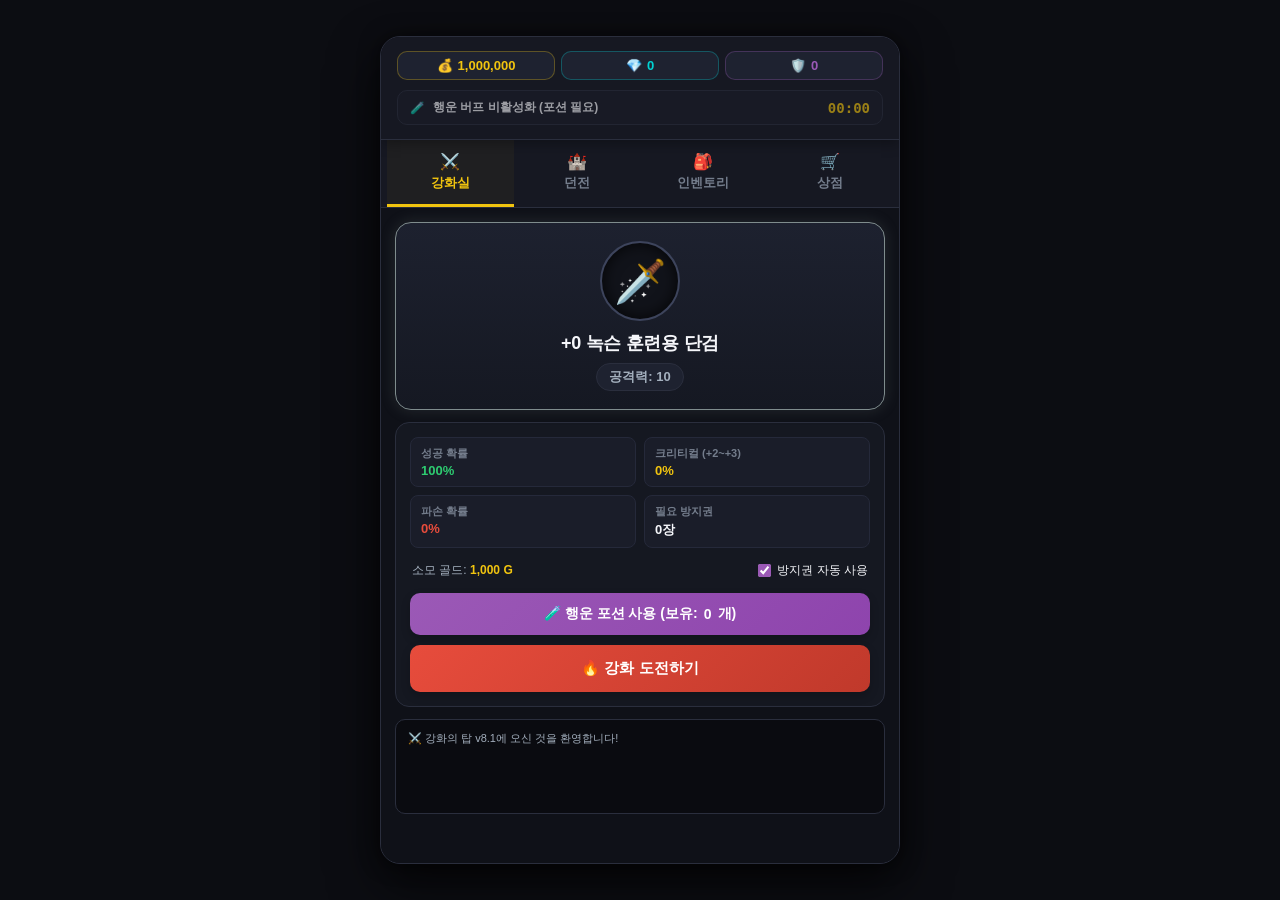
<file: game.html>
<!DOCTYPE html>
<html lang="ko">
<head>
    <meta charset="UTF-8">
    <meta name="viewport" content="width=device-width, initial-scale=1.0">
    <title>강화의 탑 (Tower of Enhancement v8.1)</title>
    <style>
        :root {
            --bg-main: #0c0d12;
            --bg-card: #151821;
            --bg-card-hover: #1c202c;
            --bg-element: #1e2230;
            --border-color: #2a2e3d;
            --border-glow: #3d445c;
            
            --gold-accent: #f1c40f;
            --gold-glow: rgba(241, 196, 15, 0.3);
            --red-accent: #e74c3c;
            --blue-accent: #3498db;
            --green-accent: #2ecc71;
            --purple-accent: #9b59b6;
            --cyan-accent: #00d2d3;
            
            --text-primary: #f5f6fa;
            --text-secondary: #a4b0be;
            --text-muted: #747d8c;
        }

        * {
            box-sizing: border-box;
            margin: 0;
            padding: 0;
            font-family: 'Pretendard', -apple-system, BlinkMacSystemFont, "Segoe UI", Roboto, sans-serif;
            user-select: none;
            -webkit-tap-highlight-color: transparent;
        }

        body {
            background-color: var(--bg-main);
            color: var(--text-primary);
            display: flex;
            justify-content: center;
            align-items: center;
            min-height: 100vh;
            padding: 12px;
        }

        #app {
            width: 100%;
            max-width: 520px;
            height: 92vh;
            max-height: 880px;
            background: #11131a;
            border-radius: 20px;
            border: 1px solid var(--border-color);
            display: flex;
            flex-direction: column;
            overflow: hidden;
            box-shadow: 0 20px 50px rgba(0, 0, 0, 0.7), 0 0 20px rgba(0, 0, 0, 0.5);
            position: relative;
        }

        /* --- HUD Header --- */
        .hud-header {
            background: #161822;
            padding: 14px 16px;
            border-bottom: 1px solid var(--border-color);
            display: flex;
            flex-direction: column;
            gap: 10px;
            box-shadow: 0 4px 12px rgba(0,0,0,0.3);
            z-index: 10;
        }

        .resource-bar {
            display: flex;
            justify-content: space-between;
            align-items: center;
            gap: 6px;
        }

        .res-badge {
            flex: 1;
            background: #1e2230;
            border: 1px solid var(--border-color);
            padding: 6px 10px;
            border-radius: 10px;
            display: flex;
            align-items: center;
            justify-content: center;
            gap: 5px;
            font-size: 13px;
            font-weight: 700;
        }

        .res-badge.gold { color: var(--gold-accent); border-color: rgba(241, 196, 15, 0.3); }
        .res-badge.frag { color: var(--cyan-accent); border-color: rgba(0, 210, 211, 0.3); }
        .res-badge.scroll { color: var(--purple-accent); border-color: rgba(155, 89, 182, 0.3); }

        .buff-status {
            background: linear-gradient(135deg, #2c1a0e, #4a2810);
            border: 1px solid var(--gold-accent);
            border-radius: 10px;
            padding: 8px 12px;
            display: flex;
            justify-content: space-between;
            align-items: center;
            box-shadow: 0 0 12px var(--gold-glow);
            transition: all 0.3s;
        }

        .buff-status.inactive {
            background: #1a1c27;
            border-color: var(--border-color);
            box-shadow: none;
            opacity: 0.6;
        }

        .buff-info {
            display: flex;
            align-items: center;
            gap: 8px;
            font-size: 12px;
            font-weight: 600;
        }

        .buff-timer {
            font-family: monospace;
            font-size: 14px;
            font-weight: 800;
            color: var(--gold-accent);
        }

        /* --- Main Nav Tabs --- */
        .nav-tabs {
            display: flex;
            background: #161822;
            border-bottom: 1px solid var(--border-color);
            padding: 0 6px;
        }

        .nav-tab-btn {
            flex: 1;
            padding: 12px 0;
            background: none;
            border: none;
            color: var(--text-muted);
            font-size: 13px;
            font-weight: 700;
            cursor: pointer;
            transition: all 0.2s;
            display: flex;
            flex-direction: column;
            align-items: center;
            gap: 3px;
            border-bottom: 3px solid transparent;
        }

        .nav-tab-btn.active {
            color: var(--gold-accent);
            border-bottom-color: var(--gold-accent);
            background: rgba(241, 196, 15, 0.04);
        }

        /* --- Main Viewport --- */
        .view-container {
            flex: 1;
            padding: 14px;
            overflow-y: auto;
            display: flex;
            flex-direction: column;
            gap: 12px;
            background: #0f1118;
        }

        .view-container::-webkit-scrollbar {
            width: 5px;
        }
        .view-container::-webkit-scrollbar-thumb {
            background: var(--border-color);
            border-radius: 4px;
        }

        .tab-page {
            display: none;
            flex-direction: column;
            gap: 12px;
            animation: fadeIn 0.25s ease-out;
        }

        .tab-page.active {
            display: flex;
        }

        @keyframes fadeIn {
            from { opacity: 0; transform: translateY(6px); }
            to { opacity: 1; transform: translateY(0); }
        }

        /* --- Weapon Stage Card --- */
        .weapon-stage-card {
            background: linear-gradient(180deg, #1d212f 0%, #151822 100%);
            border: 1px solid var(--border-glow);
            border-radius: 16px;
            padding: 18px 14px;
            text-align: center;
            position: relative;
            box-shadow: 0 8px 20px rgba(0, 0, 0, 0.4);
            display: flex;
            flex-direction: column;
            align-items: center;
            gap: 8px;
        }

        /* Tier Glow Effects */
        .tier-glow-1 { border-color: #7f8c8d; box-shadow: 0 0 15px rgba(127, 140, 141, 0.2); }
        .tier-glow-2 { border-color: #3498db; box-shadow: 0 0 20px rgba(52, 152, 219, 0.3); }
        .tier-glow-3 { border-color: #e67e22; box-shadow: 0 0 25px rgba(230, 126, 34, 0.4); }
        .tier-glow-4 { border-color: #9b59b6; box-shadow: 0 0 25px rgba(155, 89, 182, 0.4); }
        .tier-glow-5 { border-color: #f1c40f; box-shadow: 0 0 30px rgba(241, 196, 15, 0.5); }

        .weapon-avatar {
            width: 80px;
            height: 80px;
            background: #11131a;
            border-radius: 50%;
            border: 2px solid var(--border-glow);
            display: flex;
            align-items: center;
            justify-content: center;
            font-size: 42px;
            box-shadow: inset 0 0 15px rgba(0,0,0,0.8);
            position: relative;
            margin-bottom: 2px;
            animation: floatAnim 3s ease-in-out infinite;
        }

        @keyframes floatAnim {
            0%, 100% { transform: translateY(0); }
            50% { transform: translateY(-5px); }
        }

        .weapon-name {
            font-size: 18px;
            font-weight: 800;
            letter-spacing: -0.3px;
        }

        .weapon-stat-badge {
            background: #1e2230;
            padding: 4px 12px;
            border-radius: 20px;
            font-size: 13px;
            font-weight: 700;
            color: var(--text-secondary);
            border: 1px solid var(--border-color);
        }

        .pass-chip {
            background: linear-gradient(90deg, #8e44ad, #3498db);
            color: #fff;
            font-size: 11px;
            font-weight: 800;
            padding: 3px 10px;
            border-radius: 12px;
            box-shadow: 0 2px 8px rgba(142, 68, 173, 0.4);
        }

        /* --- Panel Cards --- */
        .panel-card {
            background: var(--bg-card);
            border: 1px solid var(--border-color);
            border-radius: 14px;
            padding: 14px;
            display: flex;
            flex-direction: column;
            gap: 10px;
        }

        .stat-grid {
            display: grid;
            grid-template-columns: 1fr 1fr;
            gap: 8px;
        }

        .stat-item {
            background: #1a1d29;
            padding: 8px 10px;
            border-radius: 8px;
            border: 1px solid #25293a;
            display: flex;
            flex-direction: column;
            gap: 2px;
        }

        .stat-item .lbl {
            font-size: 11px;
            color: var(--text-muted);
            font-weight: 600;
        }

        .stat-item .val {
            font-size: 13px;
            font-weight: 800;
        }

        /* --- Buttons --- */
        .btn {
            border: none;
            border-radius: 10px;
            padding: 12px 14px;
            font-size: 14px;
            font-weight: 800;
            cursor: pointer;
            transition: all 0.15s ease;
            display: flex;
            align-items: center;
            justify-content: center;
            gap: 6px;
            box-shadow: 0 4px 10px rgba(0,0,0,0.2);
        }

        .btn:active {
            transform: scale(0.98);
            opacity: 0.9;
        }

        .btn-gold { background: linear-gradient(135deg, #f1c40f, #d35400); color: #000; }
        .btn-red { background: linear-gradient(135deg, #e74c3c, #c0392b); color: #fff; }
        .btn-blue { background: linear-gradient(135deg, #3498db, #2980b9); color: #fff; }
        .btn-purple { background: linear-gradient(135deg, #9b59b6, #8e44ad); color: #fff; }
        .btn-green { background: linear-gradient(135deg, #2ecc71, #27ae60); color: #fff; }
        .btn-dark { background: #222634; color: var(--text-primary); border: 1px solid var(--border-color); }
        .btn-disabled { background: #282c39 !important; color: #5a6275 !important; cursor: not-allowed; box-shadow: none; transform: none !important; }

        /* --- Inventory Sub tabs --- */
        .sub-tab-group {
            display: flex;
            background: #1a1d28;
            padding: 4px;
            border-radius: 10px;
            border: 1px solid var(--border-color);
        }

        .sub-tab-btn {
            flex: 1;
            padding: 8px 0;
            background: none;
            border: none;
            color: var(--text-muted);
            font-size: 12px;
            font-weight: 700;
            border-radius: 8px;
            cursor: pointer;
            transition: all 0.2s;
        }

        .sub-tab-btn.active {
            background: var(--blue-accent);
            color: #fff;
        }

        .item-grid {
            display: grid;
            grid-template-columns: repeat(4, 1fr);
            gap: 8px;
            max-height: 280px;
            overflow-y: auto;
            padding-right: 4px;
        }

        .item-slot {
            background: #181b26;
            border: 1px solid var(--border-color);
            border-radius: 10px;
            padding: 8px 4px;
            display: flex;
            flex-direction: column;
            align-items: center;
            justify-content: center;
            gap: 2px;
            cursor: pointer;
            position: relative;
            transition: all 0.2s;
        }

        .item-slot:hover {
            border-color: var(--blue-accent);
            background: #202433;
        }

        .item-slot.equipped {
            border: 2px solid var(--gold-accent);
            background: #272317;
            box-shadow: inset 0 0 10px rgba(241, 196, 15, 0.2);
        }

        .item-slot .icon {
            font-size: 26px;
        }

        .item-slot .lvl-tag {
            font-size: 11px;
            font-weight: 800;
            color: var(--gold-accent);
        }

        .item-slot .eq-badge {
            position: absolute;
            top: 3px;
            right: 3px;
            background: var(--gold-accent);
            color: #000;
            font-size: 9px;
            font-weight: 900;
            padding: 1px 4px;
            border-radius: 4px;
        }

        /* --- List Row Items (Shop & Dungeon) --- */
        .list-card {
            background: var(--bg-card);
            border: 1px solid var(--border-color);
            border-radius: 12px;
            padding: 12px 14px;
            display: flex;
            justify-content: space-between;
            align-items: center;
            gap: 10px;
            transition: all 0.2s;
        }

        .list-card.locked {
            opacity: 0.5;
            filter: grayscale(0.7);
        }

        .list-info {
            display: flex;
            flex-direction: column;
            gap: 3px;
        }

        .list-title {
            font-size: 14px;
            font-weight: 800;
            display: flex;
            align-items: center;
            gap: 6px;
        }

        .list-sub {
            font-size: 11px;
            color: var(--text-secondary);
        }

        /* --- Log Window --- */
        .log-container {
            background: #0a0b10;
            border: 1px solid var(--border-color);
            border-radius: 10px;
            padding: 10px 12px;
            height: 95px;
            overflow-y: auto;
            font-size: 11px;
            line-height: 1.5;
            color: var(--text-secondary);
            display: flex;
            flex-direction: column;
            gap: 4px;
        }

        .log-container::-webkit-scrollbar { width: 4px; }
        .log-container::-webkit-scrollbar-thumb { background: #222634; border-radius: 2px; }

        .log-entry { display: flex; gap: 4px; }
        .log-success { color: var(--green-accent); }
        .log-crit { color: var(--gold-accent); font-weight: 800; }
        .log-fail { color: var(--red-accent); }

        /* Banner FX */
        .crit-banner {
            display: none;
            background: linear-gradient(90deg, #ff0055, #f1c40f);
            color: #000;
            font-weight: 900;
            text-align: center;
            padding: 8px;
            border-radius: 10px;
            font-size: 14px;
            box-shadow: 0 0 15px rgba(241, 196, 15, 0.6);
            animation: pulseGlow 0.4s infinite alternate;
        }

        @keyframes pulseGlow {
            from { transform: scale(0.98); }
            to { transform: scale(1.02); }
        }
    </style>
</head>
<body>

<div id="app">
    <!-- Top HUD Header -->
    <div class="hud-header">
        <div class="resource-bar">
            <div class="res-badge gold">💰 <span id="hud-gold">1,000,000</span></div>
            <div class="res-badge frag">💎 <span id="hud-frags">0</span></div>
            <div class="res-badge scroll">🛡️ <span id="hud-scrolls">0</span></div>
        </div>
        <div id="buff-banner" class="buff-status inactive">
            <div class="buff-info">
                <span>🧪</span>
                <span id="buff-text">행운 버프 비활성화</span>
            </div>
            <div id="buff-timer" class="buff-timer">00:00</div>
        </div>
    </div>

    <!-- Main Navigation Tabs -->
    <div class="nav-tabs">
        <button class="nav-tab-btn active" onclick="switchPage('enhance')">
            <span style="font-size:16px;">⚔️</span>
            <span>강화실</span>
        </button>
        <button class="nav-tab-btn" onclick="switchPage('dungeon')">
            <span style="font-size:16px;">🏰</span>
            <span>던전</span>
        </button>
        <button class="nav-tab-btn" onclick="switchPage('inventory')">
            <span style="font-size:16px;">🎒</span>
            <span>인벤토리</span>
        </button>
        <button class="nav-tab-btn" onclick="switchPage('shop')">
            <span style="font-size:16px;">🛒</span>
            <span>상점</span>
        </button>
    </div>

    <!-- Main Viewport -->
    <div class="view-container">

        <!-- 1. ENHANCE PAGE -->
        <div id="page-enhance" class="tab-page active">
            <div id="crit-fx" class="crit-banner">🔥 CRITICAL ENHANCEMENT!! 🔥</div>

            <div class="weapon-stage-card tier-glow-1" id="weapon-stage-box">
                <div class="weapon-avatar" id="enh-wpn-icon">🗡️</div>
                <div class="weapon-name" id="enh-wpn-title">+0 녹슨 훈련용 단검</div>
                <div class="weapon-stat-badge" id="enh-wpn-stat">공격력: 10</div>
                <div id="enh-pass-tag" class="pass-chip" style="display:none;">⚡ 진화 패스 발동 (던전 쿨타임 무시 1회)</div>
            </div>

            <div class="panel-card">
                <div class="stat-grid">
                    <div class="stat-item">
                        <span class="lbl">성공 확률</span>
                        <span class="val" id="rate-success" style="color:var(--green-accent);">100%</span>
                    </div>
                    <div class="stat-item">
                        <span class="lbl">크리티컬 (+2~+3)</span>
                        <span class="val" id="rate-crit" style="color:var(--gold-accent);">0%</span>
                    </div>
                    <div class="stat-item">
                        <span class="lbl">파손 확률</span>
                        <span class="val" id="rate-dest" style="color:var(--red-accent);">0%</span>
                    </div>
                    <div class="stat-item">
                        <span class="lbl">필요 방지권</span>
                        <span class="val" id="req-scrolls">0장</span>
                    </div>
                </div>

                <div style="display: flex; justify-content: space-between; align-items: center; padding: 4px 2px; font-size:12px;">
                    <span style="color:var(--text-secondary);">소모 골드: <strong id="req-gold" style="color:var(--gold-accent);">1,000 G</strong></span>
                    <label style="display:flex; align-items:center; gap:6px; cursor:pointer;">
                        <input type="checkbox" id="use-scroll-check" checked style="accent-color:var(--purple-accent);">
                        <span>방지권 자동 사용</span>
                    </label>
                </div>

                <button class="btn btn-purple" onclick="useLuckPotion()">
                    🧪 행운 포션 사용 (보유: <span id="quick-potion-cnt">0</span>개)
                </button>
                <button class="btn btn-red" id="btn-do-enhance" onclick="doEnhance()" style="font-size:15px; padding:14px;">
                    🔥 강화 도전하기
                </button>
            </div>

            <div class="log-container" id="enhance-log">
                <div class="log-entry">⚔️ 강화의 탑 v8.1에 오신 것을 환영합니다!</div>
            </div>
        </div>

        <!-- 2. DUNGEON PAGE -->
        <div id="page-dungeon" class="tab-page">
            <div style="font-size:11px; color:var(--text-secondary); background:#181b26; padding:8px 12px; border-radius:8px; border:1px solid var(--border-color);">
                💡 장착 중인 무기의 강화도 구간에 맞는 던전만 진입할 수 있습니다.<br>
                💡 기본 쿨타임 20초 (무기 진화 시 1회 즉시 진입 가능)
            </div>

            <div id="dungeon-list" style="display: flex; flex-direction: column; gap: 8px;">
                <!-- Dynamic dungeons -->
            </div>
        </div>

        <!-- 3. INVENTORY PAGE -->
        <div id="page-inventory" class="tab-page">
            <div class="sub-tab-group">
                <button class="sub-tab-btn active" id="subtab-wpn" onclick="switchInvTab('wpn')">⚔️ 검 / 무기 (<span id="inv-wpn-cnt">0</span>/50)</button>
                <button class="sub-tab-btn" id="subtab-box" onclick="switchInvTab('box')">📦 상자 / 소모품</button>
            </div>

            <!-- Tab 1: Weapon Tab -->
            <div id="inv-section-wpn" style="display: flex; flex-direction: column; gap: 10px;">
                <div style="display: flex; justify-content: space-between; align-items: center;">
                    <span style="font-size: 12px; color: var(--text-secondary);">보유 무기 클릭 시 즉시 장착</span>
                    <button class="btn btn-dark" style="padding: 5px 10px; font-size: 11px;" onclick="sellLowGradeWeapons()">+0~+3 무기 일괄 판매</button>
                </div>
                <div class="item-grid" id="wpn-grid">
                    <!-- Dynamic weapon grid -->
                </div>
            </div>

            <!-- Tab 2: Boxes & Consumables -->
            <div id="inv-section-box" style="display: none; flex-direction: column; gap: 10px;">
                <div class="list-card">
                    <div class="list-info">
                        <div class="list-title">🧪 행운의 성수 (포션)</div>
                        <div class="list-sub">3분간 강화성공/크리/드랍률 대폭 상승</div>
                    </div>
                    <div style="display:flex; align-items:center; gap:8px;">
                        <span id="inv-potion-cnt" style="font-weight:800; font-size:13px;">0개</span>
                        <button class="btn btn-purple" style="padding:6px 10px; font-size:12px;" onclick="useLuckPotion()">사용</button>
                    </div>
                </div>

                <div class="list-card">
                    <div class="list-info">
                        <div class="list-title">🛡️ 무기 파손 방지권</div>
                        <div class="list-sub">강화 실패 시 무기 완전 소멸 방지</div>
                    </div>
                    <span id="inv-scroll-cnt" style="font-weight:800; font-size:13px;">0장</span>
                </div>

                <div class="list-card">
                    <div class="list-info">
                        <div class="list-title">💎 무기 파편</div>
                        <div class="list-sub">파손 시 부산물로 획득 / 교환 재화</div>
                    </div>
                    <span id="inv-frag-cnt" style="font-weight:800; font-size:13px;">0개</span>
                </div>

                <div style="font-size:13px; font-weight:800; color:var(--gold-accent); margin-top:4px;">📦 보유 강화 무기 상자</div>
                <div id="box-list" style="display: flex; flex-direction: column; gap: 8px;">
                    <!-- Dynamic Box List -->
                </div>
                <button class="btn btn-green" onclick="openAllBoxes()">★ 보유 상자 전체 일괄 개봉 ★</button>
            </div>
        </div>

        <!-- 4. SHOP PAGE -->
        <div id="page-shop" class="tab-page">
            <div style="font-size:13px; font-weight:800; color:var(--gold-accent);">🧪 소모품 및 방지권</div>
            <div class="list-card">
                <div class="list-info">
                    <div class="list-title">🧪 행운의 성수 (포션)</div>
                    <div class="list-sub">3분간 행운 버프 발동</div>
                </div>
                <button class="btn btn-gold" style="padding:8px 12px; font-size:12px;" onclick="buyItem('potion')">100,000 G</button>
            </div>
            <div class="list-card">
                <div class="list-info">
                    <div class="list-title">🛡️ 파손 방지권 1장</div>
                    <div class="list-sub">무기 소멸 방지</div>
                </div>
                <button class="btn btn-gold" style="padding:8px 12px; font-size:12px;" onclick="buyItem('scroll1')">50,000 G</button>
            </div>
            <div class="list-card">
                <div class="list-info">
                    <div class="list-title">🛡️ 방지권 10장 패키지</div>
                    <div class="list-sub">10% 할인 혜택</div>
                </div>
                <button class="btn btn-gold" style="padding:8px 12px; font-size:12px;" onclick="buyItem('scroll10')">450,000 G</button>
            </div>

            <div style="font-size:13px; font-weight:800; color:var(--gold-accent); margin-top:6px;">⚔️ 무기 상점 (파손 재구매용)</div>
            <div class="list-card">
                <div class="list-info">
                    <div class="list-title">🗡️ 녹슨 훈련용 단검 (+0)</div>
                    <div class="list-sub">파손 시 빠른 재도전 기본 무기</div>
                </div>
                <button class="btn btn-gold" style="padding:8px 12px; font-size:12px;" onclick="buyItem('wpn0')">5,000 G</button>
            </div>
            <div class="list-card">
                <div class="list-info">
                    <div class="list-title">⚔️ 강철 기사 장검 (+4)</div>
                    <div class="list-sub">2구역 즉시 진입 완료형 무기</div>
                </div>
                <button class="btn btn-gold" style="padding:8px 12px; font-size:12px;" onclick="buyItem('wpn4')">150,000 G</button>
            </div>
            <div class="list-card">
                <div class="list-info">
                    <div class="list-title">🎁 랜덤 무기 상자 (1~3구역)</div>
                    <div class="list-sub">+1 ~ +9강 무기 무작위 획득</div>
                </div>
                <button class="btn btn-gold" style="padding:8px 12px; font-size:12px;" onclick="buyItem('random_box')">500,000 G</button>
            </div>

            <div style="font-size:13px; font-weight:800; color:var(--gold-accent); margin-top:6px;">💎 무기 파편 교환소</div>
            <div class="list-card">
                <div class="list-info">
                    <div class="list-title">🛡️ 무기 파손 방지권 1장</div>
                    <div class="list-sub">파편 10개 필요</div>
                </div>
                <button class="btn btn-blue" style="padding:8px 12px; font-size:12px;" onclick="exchangeFrag('scroll')">교환 (10개)</button>
            </div>
            <div class="list-card">
                <div class="list-info">
                    <div class="list-title">💰 대량 골드 주머니 (50만 G)</div>
                    <div class="list-sub">파편 50개 필요</div>
                </div>
                <button class="btn btn-blue" style="padding:8px 12px; font-size:12px;" onclick="exchangeFrag('gold')">교환 (50개)</button>
            </div>
        </div>

    </div>
</div>

<script>
    /* 데이터 및 강화 확률표 (v8.1) */
    const ENHANCE_TABLE = [
        /* +0->+1 */  { rate: 100, crit: 0,  dest: 0,  scroll: 0, cost: 1000 },
        /* +1->+2 */  { rate: 100, crit: 15, dest: 0,  scroll: 0, cost: 2000 },
        /* +2->+3 */  { rate: 95,  crit: 15, dest: 0,  scroll: 0, cost: 5000 },
        /* +3->+4 */  { rate: 90,  crit: 15, dest: 0,  scroll: 0, cost: 10000 },
        /* +4->+5 */  { rate: 85,  crit: 12, dest: 0,  scroll: 1, cost: 20000 },
        /* +5->+6 */  { rate: 75,  crit: 12, dest: 5,  scroll: 1, cost: 35000 },
        /* +6->+7 */  { rate: 65,  crit: 12, dest: 10, scroll: 2, cost: 50000 },
        /* +7->+8 */  { rate: 55,  crit: 10, dest: 15, scroll: 2, cost: 80000 },
        /* +8->+9 */  { rate: 45,  crit: 10, dest: 20, scroll: 3, cost: 120000 },
        /* +9->+10 */ { rate: 40,  crit: 10, dest: 25, scroll: 3, cost: 180000 },
        /* +10->+11 */{ rate: 35,  crit: 10, dest: 30, scroll: 5, cost: 250000 },
        /* +11->+12 */{ rate: 30,  crit: 8,  dest: 35, scroll: 5, cost: 350000 },
        /* +12->+13 */{ rate: 25,  crit: 8,  dest: 40, scroll: 8, cost: 500000 },
        /* +13->+14 */{ rate: 20,  crit: 8,  dest: 45, scroll: 10, cost: 750000 },
        /* +14->+15 */{ rate: 15,  crit: 5,  dest: 50, scroll: 15, cost: 1000000 },
        /* +15->+16 */{ rate: 12,  crit: 0,  dest: 55, scroll: 20, cost: 1500000 },
        /* +16->+17 */{ rate: 10,  crit: 0,  dest: 60, scroll: 30, cost: 2000000 },
        /* +17->+18 */{ rate: 7,   crit: 0,  dest: 65, scroll: 40, cost: 3000000 },
        /* +18->+19 */{ rate: 5,   crit: 0,  dest: 70, scroll: 60, cost: 4500000 },
        /* +19->+20 */{ rate: 3,   crit: 0,  dest: 75, scroll: 100, cost: 6000000 }
    ];

    const DUNGEON_TABLE = [
        { zone: 1, name: "1구역 (초급)", minLvl: 0, maxLvl: 3, gold: 5000, baseDrop: 15, boxRange: [1, 3] },
        { zone: 2, name: "2구역 (중급)", minLvl: 4, maxLvl: 8, gold: 25000, baseDrop: 20, boxRange: [3, 6] },
        { zone: 3, name: "3구역 (상급)", minLvl: 9, maxLvl: 12, gold: 100000, baseDrop: 25, boxRange: [6, 9] },
        { zone: 4, name: "4구역 (최상급)", minLvl: 13, maxLvl: 16, gold: 500000, baseDrop: 30, boxRange: [9, 12] },
        { zone: 5, name: "5구역 (신화)", minLvl: 17, maxLvl: 20, gold: 2500000, baseDrop: 35, boxRange: [12, 15] }
    ];

    /* 게임 상태 정보 */
    let state = {
        gold: 1000000,
        fragments: 0,
        scrolls: 0,
        potions: 0,
        buffTime: 0,
        dungeonCd: 0,
        hasPass: false,
        equippedId: null,
        weapons: [],
        boxes: { 1: 0, 2: 0, 3: 0, 4: 0, 5: 0 }
    };

    let nextWpnId = 1;

    /* 무기 정보 & 이모지 반환 */
    function getWeaponInfo(level) {
        let name = "";
        let icon = "🗡️";
        let atk = 0;
        let tier = 1;

        if (level <= 3) {
            name = (level === 0) ? "녹슨 훈련용 단검" : "훈련용 단검";
            icon = (level === 0) ? "🗡️" : "🔪";
            atk = 10 + level * 15;
            tier = 1;
        } else if (level <= 8) {
            name = "강철 기사 장검";
            icon = "⚔️";
            atk = 100 + (level - 4) * 50;
            tier = 2;
        } else if (level <= 12) {
            name = "화룡의 대검";
            icon = "🗡️🔥";
            atk = 500 + (level - 9) * 200;
            tier = 3;
        } else if (level <= 16) {
            name = "천공의 뇌신창";
            icon = "⚡🔱";
            atk = 2000 + (level - 13) * 1000;
            tier = 4;
        } else {
            name = "신화의 종말검";
            icon = "🌟⚔️✨";
            atk = 10000 + (level - 17) * 5000;
            tier = 5;
        }

        return { name: `+${level} ${name}`, rawName: name, icon, atk, tier, level };
    }

    function createWeapon(level) {
        const id = nextWpnId++;
        const wpn = { id, level };
        state.weapons.push(wpn);
        return wpn;
    }

    function initGame() {
        const startWpn = createWeapon(0);
        state.equippedId = startWpn.id;

        setInterval(tick, 1000);

        renderHUD();
        renderEnhancePage();
        renderDungeons();
        renderInventory();
    }

    function tick() {
        if (state.buffTime > 0) state.buffTime--;
        if (state.dungeonCd > 0) state.dungeonCd--;
        renderHUD();
        updateDungeonTimerUI();
    }

    function log(msg, type = '') {
        const logBox = document.getElementById('enhance-log');
        const entry = document.createElement('div');
        entry.className = `log-entry ${type}`;
        entry.innerHTML = `<span>[${new Date().toLocaleTimeString().split(' ')[0]}]</span> <span>${msg}</span>`;
        logBox.appendChild(entry);
        logBox.scrollTop = logBox.scrollHeight;
    }

    function getEquippedWeapon() {
        return state.weapons.find(w => w.id === state.equippedId) || null;
    }

    /* 화면 렌더링 */
    function renderHUD() {
        document.getElementById('hud-gold').innerText = state.gold.toLocaleString();
        document.getElementById('hud-frags').innerText = state.fragments;
        document.getElementById('hud-scrolls').innerText = state.scrolls;

        const buffBanner = document.getElementById('buff-banner');
        const buffText = document.getElementById('buff-text');
        const buffTimer = document.getElementById('buff-timer');

        if (state.buffTime > 0) {
            buffBanner.className = 'buff-status';
            buffText.innerText = '행운 버프 (성공률+5%, 크리2배, 드랍률+10%)';
            const m = String(Math.floor(state.buffTime / 60)).padStart(2, '0');
            const s = String(state.buffTime % 60).padStart(2, '0');
            buffTimer.innerText = `${m}:${s}`;
        } else {
            buffBanner.className = 'buff-status inactive';
            buffText.innerText = '행운 버프 비활성화 (포션 필요)';
            buffTimer.innerText = '00:00';
        }

        document.getElementById('quick-potion-cnt').innerText = state.potions;
        document.getElementById('inv-potion-cnt').innerText = `${state.potions}개`;
        document.getElementById('inv-scroll-cnt').innerText = `${state.scrolls}장`;
        document.getElementById('inv-frag-cnt').innerText = `${state.fragments}개`;
        document.getElementById('inv-wpn-cnt').innerText = state.weapons.length;
    }

    function renderEnhancePage() {
        const eq = getEquippedWeapon();
        const stageBox = document.getElementById('weapon-stage-box');
        const passTag = document.getElementById('enh-pass-tag');

        if (!eq) {
            document.getElementById('enh-wpn-icon').innerText = '❓';
            document.getElementById('enh-wpn-title').innerText = "장착 무기 없음";
            document.getElementById('enh-wpn-stat').innerText = "상점/인벤토리에서 무기를 장착하세요";
            passTag.style.display = 'none';
            document.getElementById('btn-do-enhance').classList.add('btn-disabled');
            stageBox.className = 'weapon-stage-card tier-glow-1';
            return;
        }

        document.getElementById('btn-do-enhance').classList.remove('btn-disabled');
        const info = getWeaponInfo(eq.level);

        document.getElementById('enh-wpn-icon').innerText = info.icon;
        document.getElementById('enh-wpn-title').innerText = info.name;
        document.getElementById('enh-wpn-stat').innerText = `공격력: ${info.atk.toLocaleString()}`;

        stageBox.className = `weapon-stage-card tier-glow-${info.tier}`;

        passTag.style.display = state.hasPass ? 'inline-block' : 'none';

        if (eq.level >= 20) {
            document.getElementById('rate-success').innerText = 'MAX';
            document.getElementById('rate-crit').innerText = 'MAX';
            document.getElementById('rate-dest').innerText = '0%';
            document.getElementById('req-scrolls').innerText = '-';
            document.getElementById('req-gold').innerText = '-';
            return;
        }

        const tData = ENHANCE_TABLE[eq.level];
        const isBuff = state.buffTime > 0;

        const succRate = Math.min(100, tData.rate + (isBuff ? 5 : 0));
        const critRate = isBuff ? (tData.crit * 2) : tData.crit;

        document.getElementById('rate-success').innerText = `${succRate}% ${isBuff ? '(+5%)' : ''}`;
        document.getElementById('rate-crit').innerText = `${critRate}% ${isBuff && critRate > 0 ? '(2배)' : ''}`;
        document.getElementById('rate-dest').innerText = `${tData.dest}%`;
        document.getElementById('req-scrolls').innerText = `${tData.scroll}장`;
        document.getElementById('req-gold').innerText = `${tData.cost.toLocaleString()} G`;
    }

    /* 강화 실행 */
    function doEnhance() {
        const eq = getEquippedWeapon();
        if (!eq) return alert("강화할 무기가 장착되어 있지 않습니다!");
        if (eq.level >= 20) return alert("최대 강화 단계(+20)에 도달했습니다!");

        const tData = ENHANCE_TABLE[eq.level];
        if (state.gold < tData.cost) return alert("골드가 부족합니다!");

        const useScroll = document.getElementById('use-scroll-check').checked;
        if (tData.scroll > 0 && useScroll && state.scrolls < tData.scroll) {
            return alert(`파손 방지권이 부족합니다! (필요: ${tData.scroll}장)`);
        }

        state.gold -= tData.cost;
        if (tData.scroll > 0 && useScroll) {
            state.scrolls -= tData.scroll;
        }

        const isBuff = state.buffTime > 0;
        const succRate = Math.min(100, tData.rate + (isBuff ? 5 : 0));
        const critRate = isBuff ? (tData.crit * 2) : tData.crit;

        const rollSucc = Math.random() * 100;
        const oldTier = getWeaponInfo(eq.level).tier;

        const critFx = document.getElementById('crit-fx');
        critFx.style.display = 'none';

        if (rollSucc <= succRate) {
            let levelUp = 1;
            let isCrit = false;

            if (eq.level < 15 && critRate > 0) {
                if (Math.random() * 100 <= critRate) {
                    isCrit = true;
                    levelUp = Math.random() < 0.7 ? 2 : 3;
                }
            }

            eq.level = Math.min(20, eq.level + levelUp);
            const newInfo = getWeaponInfo(eq.level);

            if (isCrit) {
                critFx.innerText = `🔥 CRITICAL ENHANCEMENT! (+${levelUp}단계 대폭발!) 🔥`;
                critFx.style.display = 'block';
                log(`강화 대성공(크리티컬)! ${newInfo.icon} [${newInfo.name}] 달성! (+${levelUp}단계)`, 'log-crit');
            } else {
                log(`강화 성공! ${newInfo.icon} [${newInfo.name}] 달성!`, 'log-success');
            }

            if (newInfo.tier > oldTier) {
                state.hasPass = true;
                state.dungeonCd = 0;
                log(`⚡ 무기 외형 진화! '무기 진화 패스' 활성화 (던전 쿨타임 무시 1회)`, 'log-crit');
            }

        } else {
            const rollDest = Math.random() * 100;
            if (rollDest <= tData.dest) {
                if (useScroll && tData.scroll > 0) {
                    log(`강화 실패! 하지만 파손 방지권으로 무기가 보호되었습니다.`, 'log-fail');
                } else {
                    const fragsGained = Math.floor(Math.random() * 6) + 5;
                    state.fragments += fragsGained;

                    log(`💥 무기 파손!! [${getWeaponInfo(eq.level).name}] 삭제됨. (파편 +${fragsGained}개)`, 'log-fail');

                    state.weapons = state.weapons.filter(w => w.id !== eq.id);
                    state.equippedId = state.weapons.length > 0 ? state.weapons[0].id : null;
                }
            } else {
                log(`강화 실패! (무기 단계 유지)`, 'log-fail');
            }
        }

        renderHUD();
        renderEnhancePage();
        renderInventory();
    }

    function useLuckPotion() {
        if (state.potions <= 0) return alert("행운 포션이 없습니다! 상점에서 구매하세요.");
        state.potions--;
        state.buffTime = Math.min(900, state.buffTime + 180);
        log(`🧪 행운 포션 사용! 3분간 행운 버프가 활성화됩니다.`, 'log-crit');
        renderHUD();
        renderEnhancePage();
    }

    /* 던전 로직 */
    function renderDungeons() {
        const list = document.getElementById('dungeon-list');
        list.innerHTML = '';
        const eq = getEquippedWeapon();
        const curLvl = eq ? eq.level : -1;

        DUNGEON_TABLE.forEach(d => {
            const isBuff = state.buffTime > 0;
            const dropRate = d.baseDrop + (isBuff ? 10 : 0);
            const isMatch = (curLvl >= d.minLvl && curLvl <= d.maxLvl);

            const card = document.createElement('div');
            card.className = `list-card ${isMatch ? '' : 'locked'}`;

            card.innerHTML = `
                <div class="list-info">
                    <div class="list-title">🏰 ${d.name}</div>
                    <div class="list-sub">입장 무기: +${d.minLvl} ~ +${d.maxLvl}강</div>
                    <div class="list-sub" style="color:var(--text-primary); font-weight:700;">
                        보상: ${d.gold.toLocaleString()} G | 상자 드랍: ${dropRate}%
                    </div>
                </div>
                <div>
                    <button class="btn ${isMatch ? 'btn-green' : 'btn-disabled'}" 
                            id="btn-dungeon-${d.zone}"
                            style="padding:8px 12px; font-size:12px;"
                            onclick="enterDungeon(${d.zone})">
                        ${isMatch ? '입장하기' : '미달'}
                    </button>
                </div>
            `;
            list.appendChild(card);
        });
        updateDungeonTimerUI();
    }

    function updateDungeonTimerUI() {
        DUNGEON_TABLE.forEach(d => {
            const btn = document.getElementById(`btn-dungeon-${d.zone}`);
            if (!btn) return;

            const eq = getEquippedWeapon();
            const curLvl = eq ? eq.level : -1;
            const isMatch = (curLvl >= d.minLvl && curLvl <= d.maxLvl);

            if (!isMatch) return;

            if (state.hasPass) {
                btn.innerText = "⚡ 패스입장";
                btn.className = "btn btn-purple";
            } else if (state.dungeonCd > 0) {
                btn.innerText = `쿨타임 (${state.dungeonCd}s)`;
                btn.className = "btn btn-disabled";
            } else {
                btn.innerText = "입장하기";
                btn.className = "btn btn-green";
            }
        });
    }

    function enterDungeon(zoneId) {
        const eq = getEquippedWeapon();
        if (!eq) return alert("무기를 장착해야 합니다!");

        const d = DUNGEON_TABLE.find(x => x.zone === zoneId);
        if (eq.level < d.minLvl || eq.level > d.maxLvl) {
            return alert(`현재 장착 무기(+${eq.level})로는 이 던전에 입장할 수 없습니다.`);
        }

        if (!state.hasPass && state.dungeonCd > 0) {
            return alert(`던전 쿨타임 중입니다. (${state.dungeonCd}초 남음)`);
        }

        if (state.hasPass) {
            state.hasPass = false;
            log(`⚡ 진화 패스로 쿨타임 없이 던전에 즉시 입장했습니다!`, 'log-crit');
        } else {
            state.dungeonCd = 20;
        }

        state.gold += d.gold;
        const isBuff = state.buffTime > 0;
        const dropRate = d.baseDrop + (isBuff ? 10 : 0);

        let msg = `${d.name} 공략 클리어! +${d.gold.toLocaleString()} Gold`;

        if (Math.random() * 100 <= dropRate) {
            state.boxes[zoneId] = (state.boxes[zoneId] || 0) + 1;
            msg += ` 📦 [${zoneId}구역 상자] 드랍!`;
        }

        log(msg, 'log-success');
        renderHUD();
        renderEnhancePage();
        renderDungeons();
        renderInventory();
    }

    /* 인벤토리 로직 */
    function switchInvTab(tab) {
        document.getElementById('subtab-wpn').classList.toggle('active', tab === 'wpn');
        document.getElementById('subtab-box').classList.toggle('active', tab === 'box');
        document.getElementById('inv-section-wpn').style.display = (tab === 'wpn') ? 'flex' : 'none';
        document.getElementById('inv-section-box').style.display = (tab === 'box') ? 'flex' : 'none';
    }

    function renderInventory() {
        const grid = document.getElementById('wpn-grid');
        grid.innerHTML = '';

        state.weapons.sort((a,b) => b.level - a.level);

        state.weapons.forEach(w => {
            const info = getWeaponInfo(w.level);
            const isEq = (w.id === state.equippedId);

            const item = document.createElement('div');
            item.className = `item-slot ${isEq ? 'equipped' : ''}`;
            item.onclick = () => {
                state.equippedId = w.id;
                renderHUD();
                renderEnhancePage();
                renderDungeons();
                renderInventory();
            };

            item.innerHTML = `
                ${isEq ? '<div class="eq-badge">장착</div>' : ''}
                <div class="icon">${info.icon}</div>
                <div class="lvl-tag">+${w.level}</div>
            `;
            grid.appendChild(item);
        });

        const boxList = document.getElementById('box-list');
        boxList.innerHTML = '';

        DUNGEON_TABLE.forEach(d => {
            const cnt = state.boxes[d.zone] || 0;
            const div = document.createElement('div');
            div.className = 'list-card';
            div.innerHTML = `
                <div class="list-info">
                    <div class="list-title">📦 ${d.zone}구역 강화 상자 (+${d.boxRange[0]}~+${d.boxRange[1]}강)</div>
                    <div class="list-sub">보유 수량: ${cnt}개</div>
                </div>
                <button class="btn btn-gold" style="padding:6px 10px; font-size:12px;" onclick="openBox(${d.zone})">1개 개봉</button>
            `;
            boxList.appendChild(div);
        });
    }

    function openBox(zoneId) {
        if ((state.boxes[zoneId] || 0) <= 0) return alert("해당 상자가 없습니다!");
        if (state.weapons.length >= 50) return alert("무기 인벤토리가 가득 찼습니다 (최대 50개).");

        state.boxes[zoneId]--;
        const d = DUNGEON_TABLE.find(x => x.zone === zoneId);

        let minL = d.boxRange[0];
        let maxL = d.boxRange[1];
        let rolledLvl = Math.floor(Math.random() * (maxL - minL + 1)) + minL;
        if (state.buffTime > 0 && Math.random() < 0.4) {
            rolledLvl = Math.min(maxL, rolledLvl + 1);
        }

        const newWpn = createWeapon(rolledLvl);
        const info = getWeaponInfo(newWpn.level);
        log(`📦 ${zoneId}구역 상자 개봉 ➔ ${info.icon} [${info.name}] 획득!`, 'log-crit');

        renderHUD();
        renderInventory();
    }

    function openAllBoxes() {
        let openedCount = 0;
        DUNGEON_TABLE.forEach(d => {
            while ((state.boxes[d.zone] || 0) > 0) {
                if (state.weapons.length >= 50) break;
                state.boxes[d.zone]--;

                let minL = d.boxRange[0];
                let maxL = d.boxRange[1];
                let rolledLvl = Math.floor(Math.random() * (maxL - minL + 1)) + minL;
                if (state.buffTime > 0 && Math.random() < 0.4) {
                    rolledLvl = Math.min(maxL, rolledLvl + 1);
                }
                createWeapon(rolledLvl);
                openedCount++;
            }
        });

        if (openedCount > 0) {
            log(`📦 상자 전체 일괄 개봉 완료! (${openedCount}개 개봉)`, 'log-crit');
        } else {
            alert("개봉할 상자가 없거나 인벤토리가 가득 찼습니다.");
        }

        renderHUD();
        renderInventory();
    }

    function sellLowGradeWeapons() {
        const toSell = state.weapons.filter(w => w.level <= 3 && w.id !== state.equippedId);
        if (toSell.length === 0) return alert("판매할 저강화(+0~+3) 미장착 무기가 없습니다.");

        const goldEarned = toSell.length * 3000;
        state.gold += goldEarned;
        state.weapons = state.weapons.filter(w => !toSell.includes(w));

        log(`💰 저강화 무기 ${toSell.length}개 일괄 판매 (+${goldEarned.toLocaleString()} G)`, 'log-success');
        renderHUD();
        renderInventory();
    }

    /* 상점 로직 */
    function buyItem(itemKey) {
        if (itemKey === 'potion') {
            if (state.gold < 100000) return alert("골드가 부족합니다.");
            state.gold -= 100000;
            state.potions++;
            log("🛒 행운의 성수(포션) 구매 완료!", "log-success");
        } else if (itemKey === 'scroll1') {
            if (state.gold < 50000) return alert("골드가 부족합니다.");
            state.gold -= 50000;
            state.scrolls += 1;
            log("🛒 파손 방지권 1장 구매 완료!", "log-success");
        } else if (itemKey === 'scroll10') {
            if (state.gold < 450000) return alert("골드가 부족합니다.");
            state.gold -= 450000;
            state.scrolls += 10;
            log("🛒 파손 방지권 10장 패키지 구매 완료!", "log-success");
        } else if (itemKey === 'wpn0') {
            if (state.gold < 5000) return alert("골드가 부족합니다.");
            if (state.weapons.length >= 50) return alert("인벤토리가 가득 찼습니다.");
            state.gold -= 5000;
            const w = createWeapon(0);
            if (!state.equippedId) state.equippedId = w.id;
            log("🛒 녹슨 훈련용 단검(+0) 구매 완료!", "log-success");
        } else if (itemKey === 'wpn4') {
            if (state.gold < 150000) return alert("골드가 부족합니다.");
            if (state.weapons.length >= 50) return alert("인벤토리가 가득 찼습니다.");
            state.gold -= 150000;
            const w = createWeapon(4);
            if (!state.equippedId) state.equippedId = w.id;
            log("🛒 강철 기사 장검(+4) 구매 완료!", "log-success");
        } else if (itemKey === 'random_box') {
            if (state.gold < 500000) return alert("골드가 부족합니다.");
            if (state.weapons.length >= 50) return alert("인벤토리가 가득 찼습니다.");
            state.gold -= 500000;
            const lvl = Math.floor(Math.random() * 9) + 1;
            const w = createWeapon(lvl);
            if (!state.equippedId) state.equippedId = w.id;
            const info = getWeaponInfo(w.level);
            log(`🛒 랜덤 무기 상자 ➔ ${info.icon} [${info.name}] 획득!`, "log-crit");
        }

        renderHUD();
        renderEnhancePage();
        renderInventory();
    }

    function exchangeFrag(type) {
        if (type === 'scroll') {
            if (state.fragments < 10) return alert("무기 파편이 부족합니다 (10개 필요).");
            state.fragments -= 10;
            state.scrolls += 1;
            log("💎 무기 파편 10개 ➔ 파손 방지권 1장 교환 완료!", "log-success");
        } else if (type === 'gold') {
            if (state.fragments < 50) return alert("무기 파편이 부족합니다 (50개 필요).");
            state.fragments -= 50;
            state.gold += 500000;
            log("💎 무기 파편 50개 ➔ 500,000 Gold 교환 완료!", "log-success");
        }
        renderHUD();
        renderInventory();
    }

    /* 탭 전환 */
    function switchPage(pageId) {
        document.querySelectorAll('.nav-tab-btn').forEach(btn => btn.classList.remove('active'));
        document.querySelectorAll('.tab-page').forEach(page => page.classList.remove('active'));

        event.currentTarget.classList.add('active');
        document.getElementById(`page-${pageId}`).classList.add('active');

        renderHUD();
        renderEnhancePage();
        renderDungeons();
        renderInventory();
    }

    /* 게임 시작 */
    initGame();
</script>
</body>
</html>
</file>
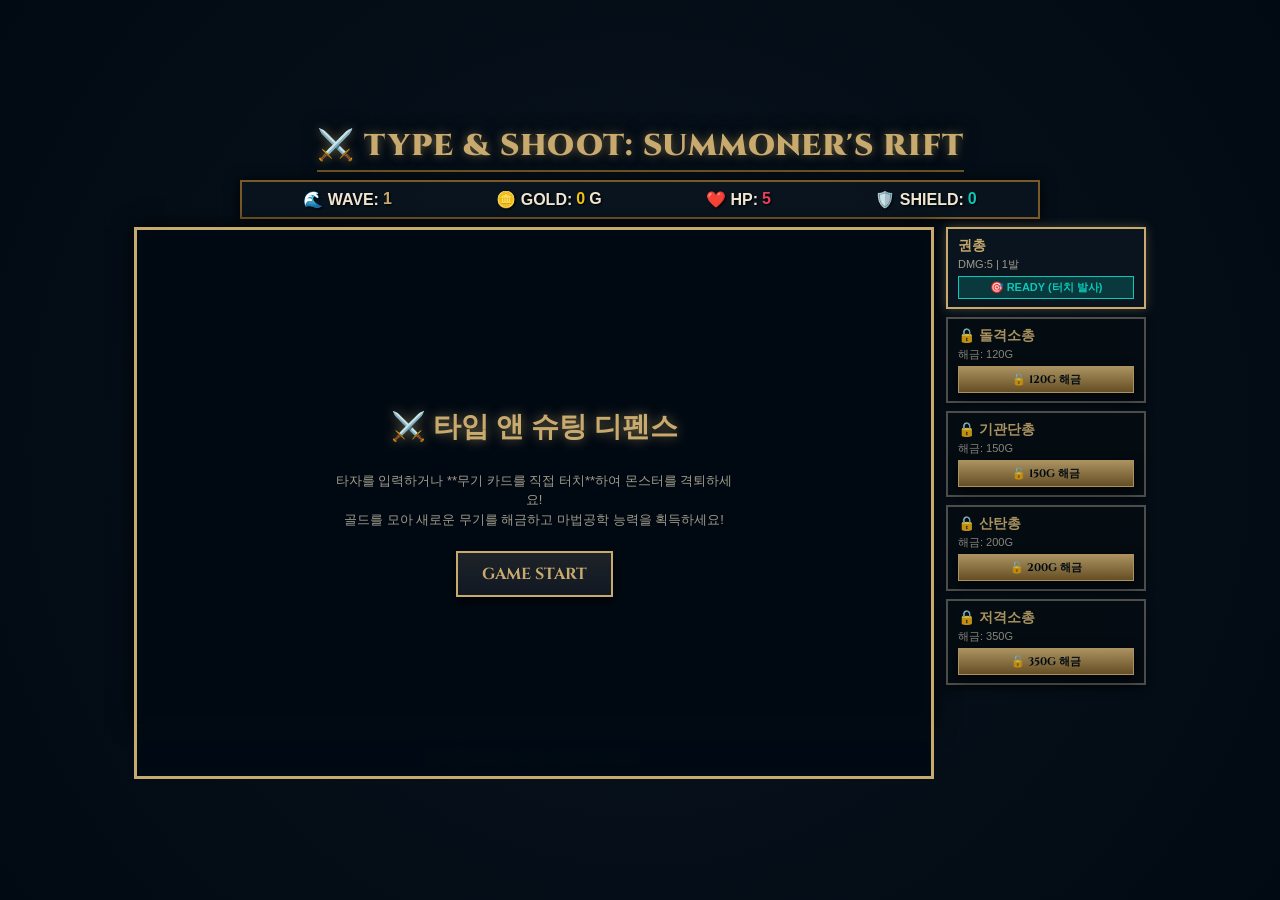
<file: gun_game.html>
<!DOCTYPE html>
<html lang="ko">
<head>
    <meta charset="UTF-8">
    <meta name="viewport" content="width=device-width, initial-scale=1.0, maximum-scale=1.0, user-scalable=no">
    <title>타입 앤 슈팅 디펜스 - 소환사의 협곡</title>
    <style>
        @import url('https://fonts.googleapis.com/css2?family=Cinzel:wght@700;900&display=swap');

        :root {
            --lol-bg: #010a13;
            --lol-panel-bg: rgba(9, 20, 30, 0.9);
            --lol-gold: #c8aa6e;
            --lol-gold-light: #f0e6d2;
            --lol-gold-dark: #785a28;
            --lol-blue: #0ac8b9;
            --lol-red: #e84057;
            --lol-border: #c8aa6e;
            --lol-card-bg: #09141e;
        }

        * { 
            box-sizing: border-box;
            user-select: none;
            -webkit-user-select: none;
            -moz-user-select: none;
            -ms-user-select: none;
            touch-action: manipulation; /* 모바일 터치 연타 시 줌인 방지 */
        }

        body {
            margin: 0;
            padding: 10px;
            background-color: var(--lol-bg);
            color: var(--lol-gold-light);
            font-family: 'Malgun Gothic', 'Pretendard', sans-serif;
            display: flex;
            flex-direction: column;
            align-items: center;
            min-height: 100vh;
            justify-content: center;
            overflow-x: hidden;
            background-image: radial-gradient(circle at center, #0a141e 0%, #010a13 100%);
        }

        h1 {
            margin: 4px 0 8px 0;
            font-family: 'Cinzel', 'Malgun Gothic', serif;
            font-size: clamp(20px, 4vw, 30px);
            font-weight: 900;
            letter-spacing: 1px;
            color: var(--lol-gold);
            text-transform: uppercase;
            text-shadow: 0 0 10px rgba(200, 170, 110, 0.5), 0 0 20px rgba(0,0,0,0.8);
            border-bottom: 2px solid var(--lol-gold-dark);
            padding-bottom: 4px;
            text-align: center;
        }

        /* 🔔 알림 바 */
        #ui-notice {
            position: fixed;
            top: 10px;
            left: 50%;
            transform: translateX(-50%);
            background: rgba(232, 64, 87, 0.95);
            color: #fff;
            padding: 8px 16px;
            font-size: 14px;
            font-weight: bold;
            border: 2px solid var(--lol-gold);
            border-radius: 4px;
            box-shadow: 0 0 15px rgba(0,0,0,0.8);
            z-index: 1000;
            display: none;
            text-align: center;
            width: 90%;
            max-width: 400px;
        }

        .hud {
            display: flex;
            justify-content: space-around;
            align-items: center;
            width: 100%;
            max-width: 800px;
            margin-bottom: 8px;
            font-size: clamp(12px, 3vw, 16px);
            font-weight: 700;
            background: var(--lol-panel-bg);
            padding: 8px 12px;
            border: 2px solid var(--lol-gold-dark);
            box-shadow: 0 0 15px rgba(0,0,0,0.8);
            flex-wrap: wrap;
            gap: 6px;
        }

        .hud-item {
            display: flex;
            align-items: center;
            gap: 4px;
            color: var(--lol-gold-light);
            text-shadow: 1px 1px 2px #000;
        }

        .main-layout {
            display: flex;
            gap: 12px;
            align-items: flex-start;
            position: relative;
            width: 100%;
            max-width: 1020px;
            justify-content: center;
        }

        .gun-list {
            display: flex;
            flex-direction: column;
            gap: 8px;
            width: 200px;
            z-index: 101;
            flex-shrink: 0;
        }

        .gun-card {
            background: var(--lol-card-bg);
            padding: 8px 10px;
            border: 2px solid var(--lol-gold-dark);
            box-shadow: 0 4px 8px rgba(0,0,0,0.6);
            transition: all 0.15s ease;
            position: relative;
            cursor: pointer;
            -webkit-tap-highlight-color: transparent;
        }

        .gun-card:active {
            transform: scale(0.97);
        }

        .gun-card.ready {
            border-color: var(--lol-gold);
            box-shadow: 0 0 10px rgba(200, 170, 110, 0.3);
        }

        .gun-card.cooldown {
            opacity: 0.6;
            border-color: var(--lol-red);
        }

        .gun-card.locked {
            opacity: 0.85;
            border-color: #5b5a56;
            background: #050c12;
        }

        .gun-name {
            font-size: 14px;
            font-weight: bold;
            color: var(--lol-gold);
            display: flex;
            justify-content: space-between;
        }

        .gun-stats {
            font-size: 11px;
            color: #a09b8c;
            margin-top: 2px;
        }

        .cd-badge {
            margin-top: 4px;
            padding: 3px 6px;
            font-size: 11px;
            font-weight: 700;
            text-align: center;
            border: 1px solid var(--lol-gold-dark);
        }

        .ready-bg { background: rgba(10, 200, 185, 0.2); color: var(--lol-blue); border-color: var(--lol-blue); }
        .cd-bg { background: rgba(232, 64, 87, 0.2); color: var(--lol-red); border-color: var(--lol-red); }

        .unlock-btn {
            margin-top: 4px;
            padding: 5px 6px;
            font-size: 11px;
            font-weight: bold;
            background: linear-gradient(to bottom, #c8aa6e, #785a28);
            color: #010a13;
            border: 1px solid var(--lol-gold);
            cursor: pointer;
            width: 100%;
        }

        #game-container {
            position: relative;
            display: flex;
            flex-direction: column;
            align-items: center;
            width: 100%;
            max-width: 800px;
        }

        canvas {
            background-color: #050c12;
            border: 3px solid var(--lol-gold-dark);
            box-shadow: 0 0 20px rgba(0, 0, 0, 0.9);
            width: 100%;
            height: auto;
            aspect-ratio: 8 / 5;
            max-width: 800px;
        }

        #game-input {
            width: 100%;
            height: 44px;
            background: rgba(1, 10, 19, 0.95);
            color: #f0e6d2;
            font-size: 16px;
            font-weight: bold;
            text-align: center;
            border: 2px solid var(--lol-gold-dark);
            margin-top: 8px;
            outline: none;
            font-family: 'Malgun Gothic', sans-serif;
        }

        #game-input:focus {
            border-color: var(--lol-gold);
            box-shadow: 0 0 10px rgba(200, 170, 110, 0.4);
        }

        #game-input::placeholder { color: #5b5a56; font-size: 13px; }

        .modal-overlay {
            position: absolute;
            top: 0; left: 0; width: 100%; height: 100%;
            background: rgba(1, 10, 19, 0.95);
            backdrop-filter: blur(6px);
            display: none;
            flex-direction: column;
            justify-content: center;
            align-items: center;
            z-index: 100;
            border: 3px solid var(--lol-gold);
            padding: 15px;
            overflow-y: auto;
        }

        .modal-title {
            font-family: 'Cinzel', 'Malgun Gothic', serif;
            font-size: clamp(20px, 5vw, 28px);
            font-weight: 900;
            color: var(--lol-gold);
            margin-bottom: 12px;
            text-shadow: 0 0 12px rgba(200, 170, 110, 0.6);
            text-align: center;
        }

        .perk-container {
            display: flex;
            gap: 10px;
            margin-top: 8px;
            width: 100%;
            justify-content: center;
            flex-wrap: wrap;
        }

        .perk-card {
            background: #09141e;
            border: 2px solid var(--lol-gold-dark);
            width: 100%;
            max-width: 220px;
            padding: 12px;
            text-align: center;
            cursor: pointer;
            transition: all 0.2s ease;
            box-shadow: 0 4px 10px rgba(0,0,0,0.6);
            display: flex;
            flex-direction: column;
            align-items: center;
        }

        .perk-rank-badge {
            font-size: 10px;
            font-weight: 900;
            padding: 2px 6px;
            border-radius: 8px;
            margin-bottom: 6px;
            text-transform: uppercase;
        }

        .perk-icon { font-size: 32px; margin-bottom: 4px; }
        .perk-name { font-size: 14px; font-weight: bold; color: var(--lol-gold-light); margin-bottom: 4px; }
        .perk-desc { font-size: 11px; color: #a09b8c; line-height: 1.3; }

        button {
            padding: 10px 24px;
            font-size: 16px;
            font-weight: bold;
            font-family: 'Cinzel', 'Malgun Gothic', serif;
            background: linear-gradient(to bottom, #1e2328, #111823);
            color: var(--lol-gold);
            border: 2px solid var(--lol-gold);
            cursor: pointer;
            margin-top: 12px;
            box-shadow: 0 4px 12px rgba(0,0,0,0.8);
            text-transform: uppercase;
        }

        /* 📱 모바일 반응형 화면 설정 (768px 이하) */
        @media (max-width: 768px) {
            body { padding: 5px; }
            .main-layout {
                flex-direction: column;
                align-items: center;
            }
            .gun-list {
                width: 100%;
                flex-direction: row;
                flex-wrap: wrap;
                justify-content: center;
            }
            .gun-card {
                flex: 1 1 calc(50% - 10px);
                max-width: 180px;
            }
            #game-input {
                font-size: 14px;
                height: 40px;
            }
            .perk-container {
                flex-direction: column;
                align-items: center;
            }
            .perk-card {
                max-width: 280px;
            }
        }
    </style>
</head>
<body>

    <!-- 🔔 상단 알림 바 -->
    <div id="ui-notice"></div>

    <h1>⚔️ TYPE & SHOOT: SUMMONER'S RIFT</h1>
    
    <div class="hud">
        <div class="hud-item">🌊 WAVE: <span id="waveDisplay" style="color:var(--lol-gold);">1</span></div>
        <div class="hud-item">🪙 GOLD: <span id="goldDisplay" style="color:#f1c40f;">0</span> G</div>
        <div class="hud-item">❤️ HP: <span id="livesDisplay" style="color:var(--lol-red);">5</span></div>
        <div class="hud-item">🛡️ SHIELD: <span id="shieldDisplay" style="color:var(--lol-blue);">0</span></div>
    </div>

    <div class="main-layout">
        <div id="game-container">
            <canvas id="gameCanvas" width="800" height="500"></canvas>
            <input type="text" id="game-input" placeholder="총 이름 타이핑 / 또는 아래 무기 터치!" autocomplete="off">
            
            <!-- 🚀 게임 시작 화면 -->
            <div id="start-screen" class="modal-overlay" style="display: flex;">
                <div class="modal-title">⚔️ 타입 앤 슈팅 디펜스</div>
                <p style="font-size: 13px; color: #a09b8c; text-align: center; max-width: 400px; line-height: 1.5; margin-bottom: 10px;">
                    타자를 입력하거나 **무기 카드를 직접 터치**하여 몬스터를 격퇴하세요!<br>
                    골드를 모아 새로운 무기를 해금하고 마법공학 능력을 획득하세요!
                </p>
                <button onclick="startGame()">GAME START</button>
            </div>

            <!-- ⚡ 버프 선택 화면 -->
            <div id="perk-modal" class="modal-overlay">
                <div class="modal-title">⚡ VICTORY! 능력 선택</div>
                <p style="color: #0ac8b9; font-size: 13px; margin-top: -5px; margin-bottom: 8px;">
                    💡 원하는 능력을 터치하여 장착하세요!
                </p>
                <div class="perk-container" id="perk-cards-container"></div>
            </div>

            <!-- ☠️ 게임 오버 화면 -->
            <div id="game-over" class="modal-overlay">
                <h2 style="font-size:32px; color:var(--lol-red); margin-bottom:10px; font-family:'Cinzel';">DEFEAT</h2>
                <p style="font-size:16px; margin:4px 0;">최종 도달 웨이브: <span id="final-wave" style="color:var(--lol-gold);">1</span></p>
                <p style="font-size:16px; margin:4px 0;">최종 획득 골드: <span id="final-score" style="color:#f1c40f;">0</span> G</p>
                <button onclick="resetGame()">다시 도전하기</button>
            </div>
        </div>

        <!-- 🔫 무기 선택/발사 패널 -->
        <div class="gun-list" id="gunListContainer"></div>
    </div>

    <script>
        const canvas = document.getElementById('gameCanvas');
        const ctx = canvas.getContext('2d');
        const gameInput = document.getElementById('game-input');
        const goldDisplay = document.getElementById('goldDisplay');
        const livesDisplay = document.getElementById('livesDisplay');
        const shieldDisplay = document.getElementById('shieldDisplay');
        const waveDisplay = document.getElementById('waveDisplay');
        const startScreen = document.getElementById('start-screen');
        const gameOverScreen = document.getElementById('game-over');
        const perkModal = document.getElementById('perk-modal');
        const perkCardsContainer = document.getElementById('perk-cards-container');
        const finalScore = document.getElementById('final-score');
        const finalWave = document.getElementById('final-wave');
        const gunListContainer = document.getElementById('gunListContainer');
        const uiNotice = document.getElementById('ui-notice');

        let noticeTimer = null;
        function showNotice(msg, bg = 'rgba(232, 64, 87, 0.95)') {
            uiNotice.innerText = msg;
            uiNotice.style.background = bg;
            uiNotice.style.display = 'block';
            if (noticeTimer) clearTimeout(noticeTimer);
            noticeTimer = setTimeout(() => {
                uiNotice.style.display = 'none';
            }, 2000);
        }

        // 🚫 보안 설정
        document.addEventListener('contextmenu', (e) => e.preventDefault());
        document.addEventListener('copy', (e) => e.preventDefault());
        document.addEventListener('cut', (e) => e.preventDefault());

        gameInput.addEventListener('paste', (e) => {
            e.preventDefault();
            showNotice('⚠️ 붙여넣기는 금지되어 있습니다!');
        });

        // 🎯 무기 데이터
        const arsenal = {
            '권총':   { dmg: 5,  speed: 13, color: '#f1c40f', radius: 4, type: 'single', count: 1,  delay: 0,  cd: 350,  lastFired: 0, unlocked: true,  cost: 0 },
            '돌격소총': { dmg: 1,  speed: 14, color: '#e67e22', radius: 5, type: 'single', count: 8,  delay: 80, cd: 8000, lastFired: 0, unlocked: false, cost: 120 },
            '기관단총': { dmg: 1,  speed: 16, color: '#3498db', radius: 4, type: 'single', count: 10, delay: 60, cd: 7000, lastFired: 0, unlocked: false, cost: 150 },
            '산탄총':  { dmg: 1,  speed: 10, color: '#e74c3c', radius: 5, type: 'spread', count: 1,  delay: 0,  cd: 1600, lastFired: 0, unlocked: false, cost: 200 },
            '저격소총': { dmg: 25, speed: 28, color: '#a855f7', radius: 8, type: 'single', count: 1,  delay: 0,  cd: 1800, lastFired: 0, unlocked: false, cost: 350 }
        };

        // 🌟 등급 데이터
        const RANKS = {
            COMMON:    { name: '일반', color: '#a0a0a0', bg: 'rgba(160, 160, 160, 0.15)', border: '#808080' },
            RARE:      { name: '희귀', color: '#3498db', bg: 'rgba(52, 152, 219, 0.15)', border: '#3498db' },
            EPIC:      { name: '서사', color: '#a855f7', bg: 'rgba(168, 85, 247, 0.15)', border: '#a855f7' },
            LEGENDARY: { name: '전설', color: '#f1c40f', bg: 'rgba(241, 196, 15, 0.25)', border: '#f1c40f' }
        };

        // ⚡ 능력 목록
        const ALL_PERKS = [
            { id: 'power_up', rank: RANKS.COMMON, name: '과부하 탄환', icon: '🔥', desc: '모든 무기 기본 데미지 +1' },
            { id: 'bounty_hunter', rank: RANKS.COMMON, name: '현상금 사냥꾼', icon: '💰', desc: '적 처치 시 골드 +50%' },
            { id: 'shield', rank: RANKS.COMMON, name: '에너지 쉴드', icon: '🛡️', desc: '보호막 1 획득' },
            { id: 'magnet', rank: RANKS.COMMON, name: '골드 자석', icon: '🧲', desc: '25% 확률로 +20G 추가' },

            { id: 'frost_shot', rank: RANKS.RARE, name: '빙결 탄환', icon: '❄️', desc: '적 이동 속도 40% 감소' },
            { id: 'critical', rank: RANKS.RARE, name: '치명타 타격', icon: '🎯', desc: '25% 확률로 2.5배 피해' },
            { id: 'vampire', rank: RANKS.RARE, name: '생명 흡수', icon: '🩸', desc: '8마리 처치 시 체력 회복' },
            { id: 'thorns', rank: RANKS.RARE, name: '가시 갑옷', icon: '🦔', desc: '적 침입 시 반사 피해(5)' },
            { id: 'giant_slayer', rank: RANKS.RARE, name: '거인 학살자', icon: '🗡️', desc: '대형 적에게 50% 추가 피해' },
            { id: 'double_shot', rank: RANKS.RARE, name: '쌍둥이 탄환', icon: '👯', desc: '25% 확률로 1발 추가 발사' },

            { id: 'overclock', rank: RANKS.EPIC, name: '오버클럭', icon: '⚙️', desc: '무기 쿨다운 20% 감소' },
            { id: 'chain_lightning', rank: RANKS.EPIC, name: '연쇄 전격', icon: '⚡', desc: '처치 시 전격 체인 발생' },
            { id: 'corpse_explode', rank: RANKS.EPIC, name: '시체 폭발', icon: '💥', desc: '처치 시 범위 폭발 피해' },
            { id: 'poison_cloud', rank: RANKS.EPIC, name: '맹독 구름', icon: '☠️', desc: '3초간 독구름 장판 생성' },
            { id: 'executioner', rank: RANKS.EPIC, name: '처형자', icon: '🪓', desc: 'HP 30% 이하 적에게 2배 피해' },
            { id: 'overheal', rank: RANKS.EPIC, name: '과충전 쉴드', icon: '🔋', desc: '풀피 회복 시 보호막 전환' },

            { id: 'meteor', rank: RANKS.LEGENDARY, name: '유성 낙하', icon: '☄️', desc: '4초마다 유성 낙하' },
            { id: 'time_stop', rank: RANKS.LEGENDARY, name: '시간 왜곡', icon: '⏳', desc: '10초마다 2초간 시간 정지' },
            { id: 'laser_beam', rank: RANKS.LEGENDARY, name: '궤도 레이저', icon: '🛰️', desc: '웨이브 시작 시 레이저 포격' },
            { id: 'thor_hammer', rank: RANKS.LEGENDARY, name: '천둥의 망치', icon: '🔨', desc: '5초마다 적 전체 기절' }
        ];

        let activePerks = {
            chain_lightning: 0, corpse_explode: 0, vampire: 0, frost_shot: 0,
            critical: 0, poison_cloud: 0, shield: 0, overclock: 0, meteor: 0, power_up: 0,
            bounty_hunter: 0, giant_slayer: 0, double_shot: 0, executioner: 0, time_stop: 0,
            laser_beam: 0, thor_hammer: 0, thorns: 0, magnet: 0, overheal: 0
        };

        const mobEmojis = ['👾', '🧟', '👽', '👻', '🦇', '👹'];
        let mobs = [], bullets = [], particles = [], floatingTexts = [], poisonClouds = [], meteors = [];
        let gold = 0, lives = 5, shields = 0, gameActive = false, frameCount = 0, killCountForVamp = 0;
        let wave = 1, mobsToSpawn = 5, mobsSpawned = 0, spawnInterval = 120, waveState = 'INIT';
        let screenShake = 0, laserEffectTimer = 0;
        const turret = { x: 400, y: 460 };
        const lane = { xMin: 290, xMax: 510, width: 220 };

        function addShake(amount) { screenShake = Math.max(screenShake, amount); }

        function createParticles(x, y, color, count = 8, speed = 3) {
            for (let i = 0; i < count; i++) {
                const angle = Math.random() * Math.PI * 2;
                const spd = Math.random() * speed + 1;
                particles.push({
                    x, y,
                    vx: Math.cos(angle) * spd,
                    vy: Math.sin(angle) * spd,
                    radius: Math.random() * 3 + 2,
                    color, life: 25, maxLife: 25
                });
            }
        }

        function addFloatingText(text, x, y, color = '#f0e6d2', size = 18) {
            floatingTexts.push({ text, x, y, color, size, life: 35, maxLife: 35 });
        }

        class Mob {
            constructor(waveNum) {
                this.emoji = mobEmojis[Math.floor(Math.random() * mobEmojis.length)];
                this.x = lane.xMin + 20 + Math.random() * (lane.width - 40);
                this.y = -30;
                this.baseSpeed = 0.3 + (waveNum * 0.03) + Math.random() * 0.15;
                this.speed = this.baseSpeed;
                this.maxHp = 1 + Math.floor((waveNum - 1) / 2);
                this.hp = this.maxHp;
                this.radius = 20;
                this.isFrozen = false;
                this.stunTimer = 0;
            }
            update() {
                let isTimeStopped = activePerks.time_stop > 0 && (frameCount % 600 < 120);
                if (this.stunTimer > 0) this.stunTimer--;

                if (!isTimeStopped && this.stunTimer <= 0) {
                    this.y += this.speed;
                }
            }
            draw() {
                ctx.save();
                ctx.font = '30px Arial';
                ctx.textAlign = 'center';
                ctx.textBaseline = 'middle';
                ctx.fillText(this.emoji, this.x, this.y);

                if (this.isFrozen) {
                    ctx.fillStyle = 'rgba(10, 200, 185, 0.4)';
                    ctx.beginPath();
                    ctx.arc(this.x, this.y, this.radius + 4, 0, Math.PI * 2);
                    ctx.fill();
                }

                if (this.stunTimer > 0) {
                    ctx.fillStyle = '#f1c40f';
                    ctx.font = 'bold 16px Arial';
                    ctx.fillText('💫', this.x, this.y - 32);
                }

                if (this.hp < this.maxHp) {
                    ctx.fillStyle = 'rgba(232, 64, 87, 0.8)';
                    ctx.fillRect(this.x - 16, this.y - 26, 32, 5);
                    ctx.fillStyle = '#0ac8b9';
                    ctx.fillRect(this.x - 16, this.y - 26, 32 * (this.hp / this.maxHp), 5);
                }
                ctx.restore();
            }
        }

        class Bullet {
            constructor(x, y, target, stats, offsetAngle = 0) {
                this.x = x; this.y = y;
                this.dmg = stats.dmg + activePerks.power_up;
                this.color = stats.color;
                this.radius = stats.radius;
                
                const dx = target.x - x;
                const dy = target.y - y;
                let angle = Math.atan2(dy, dx) + offsetAngle;
                
                this.vx = Math.cos(angle) * stats.speed;
                this.vy = Math.sin(angle) * stats.speed;
            }
            update() { this.x += this.vx; this.y += this.vy; }
            draw() {
                ctx.save();
                ctx.beginPath();
                ctx.arc(this.x, this.y, this.radius, 0, Math.PI * 2);
                ctx.fillStyle = this.color;
                ctx.shadowColor = this.color;
                ctx.shadowBlur = 10;
                ctx.fill();
                ctx.restore();
            }
        }

        function getTargetMob() {
            if (mobs.length === 0) return null;
            return mobs.reduce((lowest, current) => (current.y > lowest.y) ? current : lowest);
        }

        // 📱 모바일 터치 대응 무기 카드 클릭/터치 이벤트 처리
        function handleGunCardClick(gunName) {
            const stats = arsenal[gunName];
            if (!stats) return;

            if (!stats.unlocked) {
                unlockGun(gunName);
            } else {
                fireGun(gunName);
            }
        }

        function initGunListUI() {
            let html = '';
            for (const [name, stats] of Object.entries(arsenal)) {
                html += `
                    <div class="gun-card" id="card-${name}" onclick="handleGunCardClick('${name}')">
                        <div class="gun-name"><span id="name-${name}">${name}</span></div>
                        <div class="gun-stats" id="stats-${name}"></div>
                        <div class="cd-badge" id="cd-${name}"></div>
                        <button class="unlock-btn" id="btn-${name}"></button>
                    </div>
                `;
            }
            gunListContainer.innerHTML = html;
        }

        function updateGunListUI() {
            const now = Date.now();
            const cdModifier = activePerks.overclock > 0 ? (1 - activePerks.overclock * 0.2) : 1;

            for (const [name, stats] of Object.entries(arsenal)) {
                const cardEl = document.getElementById(`card-${name}`);
                const nameEl = document.getElementById(`name-${name}`);
                const statsEl = document.getElementById(`stats-${name}`);
                const cdEl = document.getElementById(`cd-${name}`);
                const btnEl = document.getElementById(`btn-${name}`);

                if (!cardEl) continue;

                if (!stats.unlocked) {
                    cardEl.className = 'gun-card locked';
                    nameEl.innerText = `🔒 ${name}`;
                    statsEl.innerText = `해금: ${stats.cost}G`;
                    cdEl.style.display = 'none';
                    btnEl.style.display = 'block';
                    btnEl.innerText = `🔓 ${stats.cost}G 해금`;
                } else {
                    cardEl.className = 'gun-card';
                    nameEl.innerText = name;
                    let shotText = stats.count > 1 ? `${stats.count}연사` : '1발';
                    statsEl.innerText = `DMG:${stats.dmg + activePerks.power_up} | ${shotText}`;
                    btnEl.style.display = 'none';
                    cdEl.style.display = 'block';

                    const finalCd = stats.cd * cdModifier;
                    const elapsed = now - stats.lastFired;
                    const remaining = Math.max(0, (finalCd - elapsed) / 1000);
                    const isReady = remaining === 0;

                    if (isReady) {
                        cardEl.classList.add('ready');
                        cardEl.classList.remove('cooldown');
                        cdEl.className = 'cd-badge ready-bg';
                        cdEl.innerText = '🎯 READY (터치 발사)';
                    } else {
                        cardEl.classList.add('cooldown');
                        cardEl.classList.remove('ready');
                        cdEl.className = 'cd-badge cd-bg';
                        cdEl.innerText = `⏳ ${remaining.toFixed(1)}s`;
                    }
                }
            }
        }

        function unlockGun(gunName) {
            const stats = arsenal[gunName];
            if (!stats || stats.unlocked) return;

            if (gold >= stats.cost) {
                gold -= stats.cost;
                stats.unlocked = true;
                goldDisplay.innerText = gold;
                showNotice(`🎉 [${gunName}] 해금 완료!`, 'rgba(10, 200, 185, 0.95)');
                addShake(4);
                updateGunListUI();
            } else {
                showNotice(`⚠️ 골드가 부족합니다! (${stats.cost}G 필요)`);
            }
        }

        function fireGun(gunName) {
            const stats = arsenal[gunName];
            if (!stats || !gameActive || waveState === 'PERK_SELECT') return;

            if (!stats.unlocked) return;

            const now = Date.now();
            const cdModifier = activePerks.overclock > 0 ? (1 - activePerks.overclock * 0.2) : 1;
            const finalCd = stats.cd * cdModifier;
            const elapsed = now - stats.lastFired;

            if (elapsed < finalCd) {
                const remainSec = ((finalCd - elapsed) / 1000).toFixed(1);
                showNotice(`⏳ [${gunName}] 쿨다운 중! (${remainSec}초)`);
                return;
            }

            stats.lastFired = now;

            let totalShots = stats.count;
            if (activePerks.double_shot > 0 && Math.random() < 0.25) {
                totalShots += 1;
                addFloatingText('👯 보너스!', turret.x, turret.y - 30, '#0ac8b9', 16);
            }

            for (let i = 0; i < totalShots; i++) {
                setTimeout(() => {
                    if (!gameActive) return;
                    const target = getTargetMob();
                    if (!target) return;

                    if (stats.type === 'single') {
                        bullets.push(new Bullet(turret.x, turret.y, target, stats));
                    } else if (stats.type === 'spread') {
                        bullets.push(new Bullet(turret.x, turret.y, target, stats, -0.18));
                        bullets.push(new Bullet(turret.x, turret.y, target, stats, 0));
                        bullets.push(new Bullet(turret.x, turret.y, target, stats, 0.18));
                    }
                    addShake(1.5);
                }, i * stats.delay);
            }
        }

        function triggerKillPerks(deadMob) {
            let baseGold = 10 + wave * 2;
            if (activePerks.bounty_hunter > 0) baseGold = Math.round(baseGold * 1.5);
            
            if (activePerks.magnet > 0 && Math.random() < 0.25) {
                baseGold += 20;
                addFloatingText('🧲 +20G 자석!', deadMob.x, deadMob.y - 25, '#f1c40f', 16);
            }

            gold += baseGold;
            goldDisplay.innerText = gold;
            addFloatingText(`+${baseGold}G`, deadMob.x, deadMob.y - 10, '#f1c40f', 16);

            if (activePerks.vampire > 0) {
                killCountForVamp++;
                if (killCountForVamp >= 8) {
                    killCountForVamp = 0;
                    if (lives < 5 || activePerks.overheal === 0) {
                        lives = Math.min(5, lives + 1);
                        livesDisplay.innerText = lives;
                        addFloatingText('❤️ 체력 회복!', deadMob.x, deadMob.y - 20, '#e84057', 20);
                    } else {
                        shields++;
                        shieldDisplay.innerText = shields;
                        addFloatingText('🔋 과충전 쉴드!', deadMob.x, deadMob.y - 20, '#0ac8b9', 20);
                    }
                }
            }

            if (activePerks.corpse_explode > 0) {
                createParticles(deadMob.x, deadMob.y, '#c8aa6e', 20, 6);
                addShake(6);
                addFloatingText('💥 폭발!', deadMob.x, deadMob.y, '#c8aa6e', 22);
                mobs.forEach(m => {
                    if (Math.hypot(m.x - deadMob.x, m.y - deadMob.y) < 100) {
                        m.hp -= 3;
                        addFloatingText('-3', m.x, m.y - 15, '#e84057', 16);
                    }
                });
            }

            if (activePerks.chain_lightning > 0) {
                let targets = mobs.filter(m => m !== deadMob).slice(0, 2);
                targets.forEach(t => {
                    t.hp -= 2;
                    ctx.save();
                    ctx.strokeStyle = '#0ac8b9';
                    ctx.lineWidth = 3;
                    ctx.beginPath();
                    ctx.moveTo(deadMob.x, deadMob.y);
                    ctx.lineTo(t.x, t.y);
                    ctx.stroke();
                    ctx.restore();
                    createParticles(t.x, t.y, '#0ac8b9', 8, 4);
                    addFloatingText('⚡ 2', t.x, t.y - 10, '#0ac8b9', 16);
                });
            }

            if (activePerks.poison_cloud > 0) {
                poisonClouds.push({ x: deadMob.x, y: deadMob.y, radius: 45, duration: 180 });
            }
        }

        function openPerkSelection() {
            waveState = 'PERK_SELECT';
            let shuffled = [...ALL_PERKS].sort(() => 0.5 - Math.random()).slice(0, 3);
            perkCardsContainer.innerHTML = '';

            shuffled.forEach(perk => {
                const card = document.createElement('div');
                card.className = 'perk-card';
                card.style.borderColor = perk.rank.border;
                card.style.background = perk.rank.bg;
                if (perk.rank === RANKS.LEGENDARY) {
                    card.style.boxShadow = '0 0 15px rgba(241, 196, 15, 0.4)';
                }

                card.innerHTML = `
                    <div class="perk-rank-badge" style="background:${perk.rank.border}; color:${perk.rank === RANKS.LEGENDARY ? '#000' : '#fff'};">
                        ${perk.rank.name}
                    </div>
                    <div class="perk-icon">${perk.icon}</div>
                    <div class="perk-name" style="color:${perk.rank.color};">${perk.name}</div>
                    <div class="perk-desc">${perk.desc}</div>
                `;
                card.onclick = () => selectPerk(perk.id);
                perkCardsContainer.appendChild(card);
            });

            perkModal.style.display = 'flex';
            updateGunListUI();
        }

        function selectPerk(perkId) {
            activePerks[perkId]++;
            if (perkId === 'shield') {
                shields++;
                shieldDisplay.innerText = shields;
            }
            perkModal.style.display = 'none';
            wave++;
            mobsToSpawn = 5 + wave * 2;
            mobsSpawned = 0;
            waveDisplay.innerText = wave;
            waveState = 'PLAYING';

            if (activePerks.laser_beam > 0) {
                laserEffectTimer = 30;
                addShake(12);
                mobs.forEach(m => m.hp -= 8);
            }

            updateGunListUI();
        }

        gameInput.addEventListener('keydown', (e) => {
            if (!gameActive || waveState === 'PERK_SELECT') return;
            if (e.isComposing) return;

            if (e.key === 'Enter') {
                const inputWord = gameInput.value.trim();
                fireGun(inputWord);
                gameInput.value = '';
            }
        });

        function updateGame() {
            if (!gameActive) return;

            ctx.clearRect(0, 0, canvas.width, canvas.height);

            ctx.save();
            if (screenShake > 0) {
                const rx = (Math.random() - 0.5) * screenShake;
                const ry = (Math.random() - 0.5) * screenShake;
                ctx.translate(rx, ry);
                screenShake *= 0.85;
                if (screenShake < 0.2) screenShake = 0;
            }

            // 레인 배경
            ctx.fillStyle = '#0a1622';
            ctx.fillRect(lane.xMin, 0, lane.width, canvas.height);

            ctx.strokeStyle = '#785a28';
            ctx.lineWidth = 3;
            ctx.beginPath();
            ctx.moveTo(lane.xMin, 0); ctx.lineTo(lane.xMin, canvas.height);
            ctx.moveTo(lane.xMax, 0); ctx.lineTo(lane.xMax, canvas.height);
            ctx.stroke();

            if (laserEffectTimer > 0) {
                ctx.fillStyle = 'rgba(10, 200, 185, 0.6)';
                ctx.fillRect(lane.xMin, 0, lane.width, canvas.height);
                laserEffectTimer--;
            }

            if (activePerks.thor_hammer > 0 && frameCount % 300 === 0 && mobs.length > 0) {
                addShake(8);
                addFloatingText('🔨 천둥의 충격파!', canvas.width / 2, 200, '#f1c40f', 24);
                mobs.forEach(m => {
                    m.stunTimer = 90;
                    m.hp -= 2;
                });
            }

            // 포탑
            ctx.font = '40px Arial';
            ctx.textAlign = 'center';
            ctx.textBaseline = 'bottom';
            ctx.fillText('🛡️', turret.x, turret.y + 15);

            // 무기 UI 쿨다운 업데이트
            updateGunListUI();

            if (activePerks.meteor > 0 && frameCount % 240 === 0 && mobs.length > 0) {
                const target = mobs[Math.floor(Math.random() * mobs.length)];
                meteors.push({ x: target.x, y: -50, targetX: target.x, targetY: target.y, speed: 8 });
            }

            for (let i = meteors.length - 1; i >= 0; i--) {
                let m = meteors[i];
                m.y += m.speed;
                ctx.fillStyle = '#e84057';
                ctx.beginPath();
                ctx.arc(m.x, m.y, 10, 0, Math.PI * 2);
                ctx.fill();

                if (m.y >= m.targetY) {
                    addShake(10);
                    createParticles(m.targetX, m.targetY, '#c8aa6e', 25, 7);
                    addFloatingText('☄️ 메테오!', m.targetX, m.targetY, '#e84057', 22);
                    mobs.forEach(mob => {
                        if (Math.hypot(mob.x - m.targetX, mob.y - m.targetY) < 110) {
                            mob.hp -= 6;
                        }
                    });
                    meteors.splice(i, 1);
                }
            }

            for (let i = poisonClouds.length - 1; i >= 0; i--) {
                let p = poisonClouds[i];
                ctx.fillStyle = 'rgba(10, 200, 185, 0.2)';
                ctx.beginPath();
                ctx.arc(p.x, p.y, p.radius, 0, Math.PI * 2);
                ctx.fill();

                if (frameCount % 30 === 0) {
                    mobs.forEach(m => {
                        if (Math.hypot(m.x - p.x, m.y - p.y) < p.radius) {
                            m.hp -= 1;
                            addFloatingText('☠️ 1', m.x, m.y - 10, '#0ac8b9', 14);
                        }
                    });
                }
                p.duration--;
                if (p.duration <= 0) poisonClouds.splice(i, 1);
            }

            // 웨이브 처리
            if (waveState === 'PLAYING') {
                if (mobsSpawned < mobsToSpawn) {
                    if (frameCount % spawnInterval === 0) {
                        mobs.push(new Mob(wave));
                        mobsSpawned++;
                    }
                } else if (mobs.length === 0) {
                    openPerkSelection();
                }
            }

            // 탄환 처리
            for (let i = bullets.length - 1; i >= 0; i--) {
                let b = bullets[i];
                b.update();
                b.draw();

                if (b.x < 0 || b.x > canvas.width || b.y < 0 || b.y > canvas.height) {
                    bullets.splice(i, 1);
                    continue;
                }

                for (let j = mobs.length - 1; j >= 0; j--) {
                    let m = mobs[j];
                    if (Math.hypot(b.x - m.x, b.y - m.y) < b.radius + m.radius) {
                        let finalDmg = b.dmg;

                        if (activePerks.giant_slayer > 0 && m.maxHp >= 3) {
                            finalDmg = Math.round(finalDmg * 1.5);
                        }

                        if (activePerks.executioner > 0 && (m.hp / m.maxHp) <= 0.3) {
                            finalDmg = finalDmg * 2;
                        }

                        if (activePerks.critical > 0 && Math.random() < 0.25) {
                            finalDmg = Math.round(finalDmg * 2.5);
                            addFloatingText(`🎯 ${finalDmg}`, m.x, m.y - 20, '#e84057', 22);
                            addShake(4);
                        } else {
                            addFloatingText(`${finalDmg}`, m.x, m.y - 15, '#c8aa6e', 16);
                        }

                        if (activePerks.frost_shot > 0 && !m.isFrozen) {
                            m.isFrozen = true;
                            m.speed = m.baseSpeed * 0.6;
                        }

                        m.hp -= finalDmg;
                        createParticles(b.x, b.y, b.color, 6, 3);
                        bullets.splice(i, 1);

                        if (m.hp <= 0) {
                            triggerKillPerks(m);
                            mobs.splice(j, 1);
                            addShake(2);
                        }
                        break;
                    }
                }
            }

            // 몹 및 기지 충돌 처리
            for (let i = mobs.length - 1; i >= 0; i--) {
                let m = mobs[i];
                m.update();
                m.draw();

                if (m.y > canvas.height - 35) {
                    mobs.splice(i, 1);

                    if (activePerks.thorns > 0) {
                        addFloatingText('🦔 가시 반사!', turret.x, turret.y - 60, '#c8aa6e', 20);
                        mobs.forEach(otherMob => {
                            if (otherMob.y > canvas.height - 150) otherMob.hp -= 5;
                        });
                    }

                    if (shields > 0) {
                        shields--;
                        shieldDisplay.innerText = shields;
                        addFloatingText('🛡️ 방어막 차단!', turret.x, turret.y - 40, '#0ac8b9', 22);
                        addShake(6);
                    } else {
                        lives--;
                        livesDisplay.innerText = lives;
                        addShake(12);

                        if (lives <= 0) {
                            gameActive = false;
                            finalScore.innerText = gold;
                            finalWave.innerText = wave;
                            gameOverScreen.style.display = 'flex';
                        }
                    }
                }
            }

            // 파티클
            for (let i = particles.length - 1; i >= 0; i--) {
                let p = particles[i];
                p.x += p.vx; p.y += p.vy; p.life--;
                ctx.fillStyle = p.color;
                ctx.globalAlpha = p.life / p.maxLife;
                ctx.beginPath();
                ctx.arc(p.x, p.y, p.radius, 0, Math.PI * 2);
                ctx.fill();
                ctx.globalAlpha = 1.0;
                if (p.life <= 0) particles.splice(i, 1);
            }

            // 텍스트
            for (let i = floatingTexts.length - 1; i >= 0; i--) {
                let ft = floatingTexts[i];
                ft.y -= 0.8; ft.life--;
                ctx.fillStyle = ft.color;
                ctx.font = `bold ${ft.size}px Malgun Gothic`;
                ctx.textAlign = 'center';
                ctx.globalAlpha = ft.life / ft.maxLife;
                ctx.fillText(ft.text, ft.x, ft.y);
                ctx.globalAlpha = 1.0;
                if (ft.life <= 0) floatingTexts.splice(i, 1);
            }

            ctx.restore();

            frameCount++;
            requestAnimationFrame(updateGame);
        }

        function startGame() {
            startScreen.style.display = 'none';
            resetGame();
        }

        function resetGame() {
            mobs = []; bullets = []; particles = []; floatingTexts = []; poisonClouds = []; meteors = [];
            gold = 0; lives = 5; shields = 0; wave = 1; mobsToSpawn = 5; mobsSpawned = 0; killCountForVamp = 0;
            waveState = 'PLAYING';
            
            for (let key in activePerks) activePerks[key] = 0;
            for (const key in arsenal) {
                arsenal[key].lastFired = 0;
                if (key !== '권총') arsenal[key].unlocked = false;
            }

            gameInput.value = '';
            frameCount = 0;
            gameActive = true;
            
            goldDisplay.innerText = gold;
            livesDisplay.innerText = lives;
            shieldDisplay.innerText = shields;
            waveDisplay.innerText = wave;
            gameOverScreen.style.display = 'none';
            perkModal.style.display = 'none';
            
            initGunListUI();
            updateGunListUI();
            updateGame();
        }

        initGunListUI();
        updateGunListUI();
    </script>
</body>
</html>
</file>
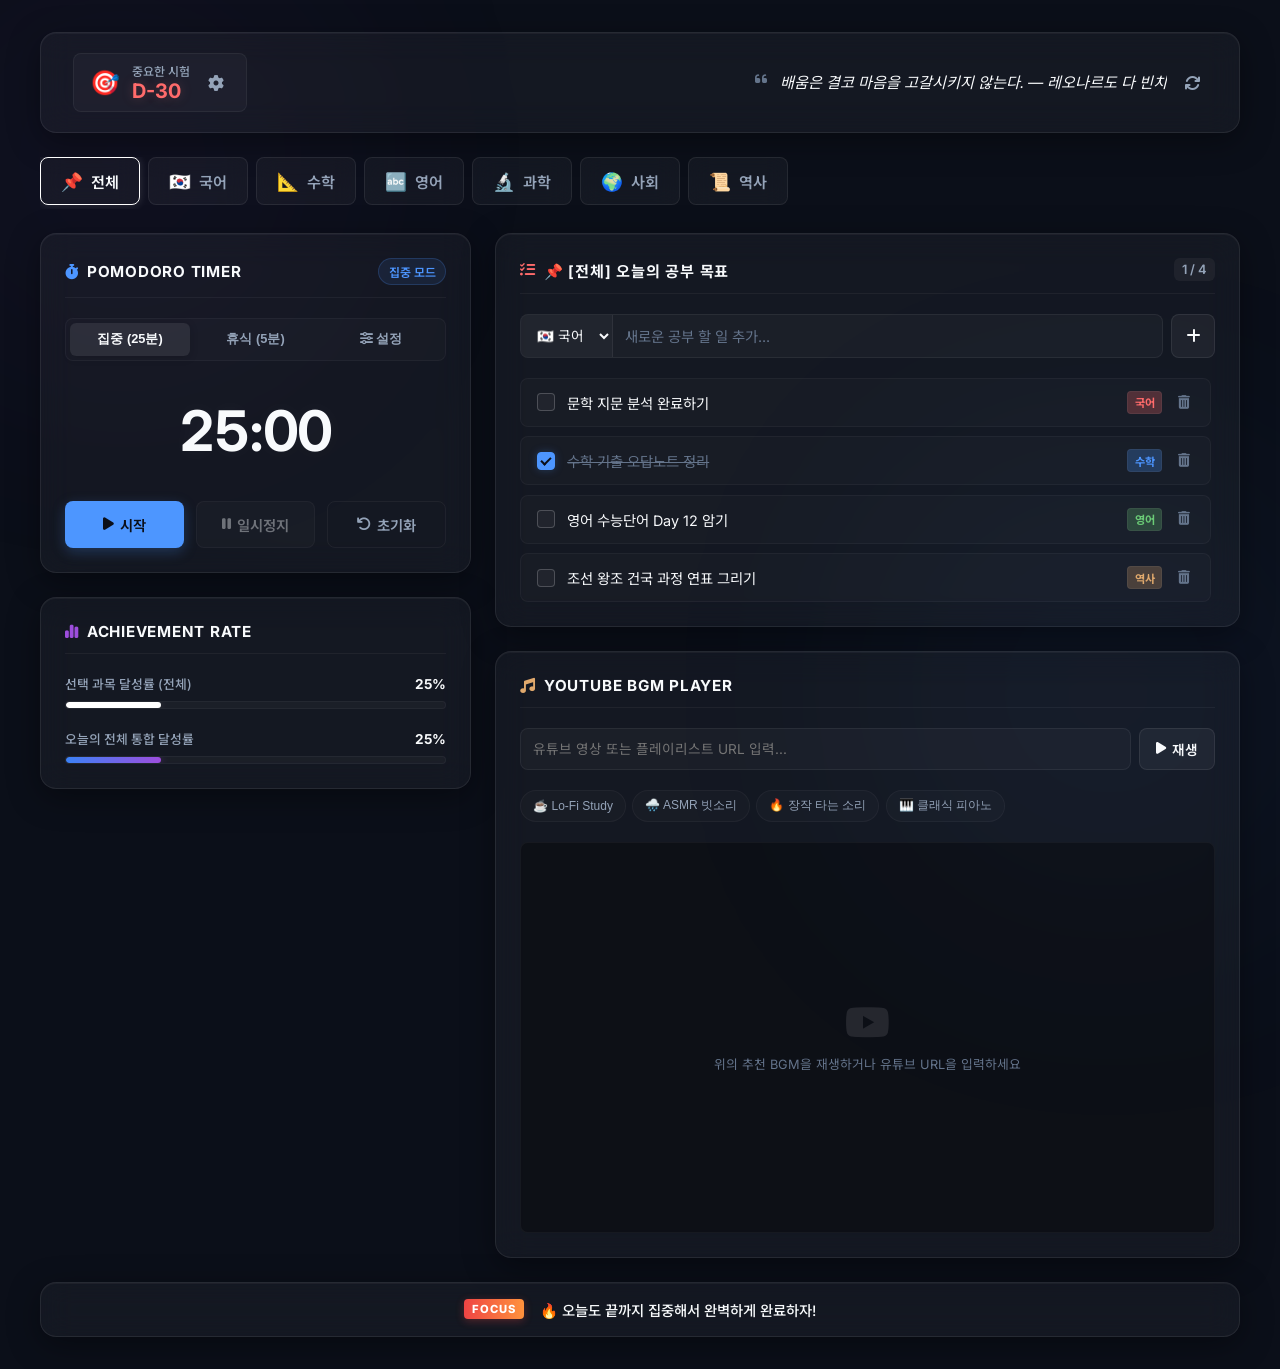
<file: 공부.html>
<!DOCTYPE html>
<html lang="ko">
<head>
  <meta charset="UTF-8">
  <meta name="viewport" content="width=device-width, initial-scale=1.0">
  <title>스마트 몰입 학습 대시보드 v2.0</title>
  <!-- Google Fonts: Inter & Noto Sans KR -->
  <link rel="preconnect" href="https://fonts.googleapis.com">
  <link rel="preconnect" href="https://fonts.gstatic.com" crossorigin>
  <link href="https://fonts.googleapis.com/css2?family=Inter:wght@300;400;600;700&family=Noto+Sans+KR:wght@300;400;500;700&display=swap" rel="stylesheet">
  <!-- FontAwesome for Icons -->
  <link rel="stylesheet" href="https://cdnjs.cloudflare.com/ajax/libs/font-awesome/6.4.0/css/all.min.css">
  <link rel="stylesheet" href="styles.css">
</head>
<body>
  <!-- Background Glows -->
  <div class="bg-glow bg-glow-1"></div>
  <div class="bg-glow bg-glow-2"></div>

  <div class="dashboard-container">
    <!-- Header Panel: D-Day & Motivation -->
    <header class="glass-panel header-panel">
      <div class="dday-section" id="ddaySection" title="클릭하여 D-Day 설정을 변경하세요">
        <span class="emoji-icon">🎯</span>
        <div class="dday-info">
          <span class="dday-title" id="ddayTitle">중요한 시험</span>
          <span class="dday-badge" id="ddayDays">D-30</span>
        </div>
        <button class="icon-btn edit-dday-btn" id="openDdayModalBtn"><i class="fa-solid fa-gear"></i></button>
      </div>
      <div class="quote-section">
        <i class="fa-solid fa-quote-left quote-icon"></i>
        <p class="quote-text" id="quoteText">오늘 흘린 땀은 내일의 확실한 결과가 된다.</p>
        <button class="icon-btn refresh-quote-btn" id="refreshQuoteBtn" title="명언 변경"><i class="fa-solid fa-arrows-rotate"></i></button>
      </div>
    </header>

    <!-- Subject Navigation Tabs -->
    <nav class="subject-tabs-container">
      <button class="tab-btn active" data-subject="all">
        <span class="tab-emoji">📌</span> 전체
      </button>
      <button class="tab-btn" data-subject="korean">
        <span class="tab-emoji">🇰🇷</span> 국어
      </button>
      <button class="tab-btn" data-subject="math">
        <span class="tab-emoji">📐</span> 수학
      </button>
      <button class="tab-btn" data-subject="english">
        <span class="tab-emoji">🔤</span> 영어
      </button>
      <button class="tab-btn" data-subject="science">
        <span class="tab-emoji">🔬</span> 과학
      </button>
      <button class="tab-btn" data-subject="social">
        <span class="tab-emoji">🌍</span> 사회
      </button>
      <button class="tab-btn" data-subject="history">
        <span class="tab-emoji">📜</span> 역사
      </button>
    </nav>

    <!-- Main Workspace Grid -->
    <main class="dashboard-grid">
      <!-- Left Column: Timer & Progress -->
      <section class="left-col">
        <!-- Pomodoro Timer Card -->
        <article class="glass-panel card timer-card">
          <div class="card-header">
            <h3><i class="fa-solid fa-stopwatch card-icon-timer"></i> POMODORO TIMER</h3>
            <span class="timer-status-badge" id="timerStatusBadge">집중 모드</span>
          </div>
          
          <div class="timer-modes">
            <button class="mode-btn active" data-mode="work">집중 (25분)</button>
            <button class="mode-btn" data-mode="break">휴식 (5분)</button>
            <button class="mode-btn" data-mode="custom"><i class="fa-solid fa-sliders"></i> 설정</button>
          </div>

          <div class="timer-display" id="timerDisplay">25:00</div>

          <div class="timer-controls">
            <button class="ctrl-btn play-btn" id="timerStartBtn"><i class="fa-solid fa-play"></i> 시작</button>
            <button class="ctrl-btn pause-btn" id="timerPauseBtn" disabled><i class="fa-solid fa-pause"></i> 일시정지</button>
            <button class="ctrl-btn reset-btn" id="timerResetBtn"><i class="fa-solid fa-arrow-rotate-left"></i> 초기화</button>
          </div>
        </article>

        <!-- Progress Metrics Card -->
        <article class="glass-panel card progress-card">
          <div class="card-header">
            <h3><i class="fa-solid fa-chart-simple card-icon-progress"></i> ACHIEVEMENT RATE</h3>
          </div>
          
          <div class="progress-section">
            <div class="progress-info">
              <span class="progress-label" id="subjectProgressLabel">선택 과목 달성률 (전체)</span>
              <span class="progress-val" id="subjectProgressVal">0%</span>
            </div>
            <div class="progress-bar-container">
              <div class="progress-bar-fill" id="subjectProgressBar" style="width: 0%;"></div>
            </div>
          </div>

          <div class="progress-section">
            <div class="progress-info">
              <span class="progress-label">오늘의 전체 통합 달성률</span>
              <span class="progress-val" id="totalProgressVal">0%</span>
            </div>
            <div class="progress-bar-container total-progress-container">
              <div class="progress-bar-fill total-progress-fill" id="totalProgressBar" style="width: 0%;"></div>
            </div>
          </div>
        </article>
      </section>

      <!-- Right Column: To-Do & YouTube -->
      <section class="right-col">
        <!-- Filtered To-Do Card -->
        <article class="glass-panel card todo-card">
          <div class="card-header">
            <h3>
              <i class="fa-solid fa-list-check card-icon-todo"></i> 
              <span id="todoSubjectTitle">[📌 전체] 오늘의 공부 목표</span>
            </h3>
            <span class="todo-counter" id="todoCounter">0 / 0</span>
          </div>

          <!-- To-Do Input Row -->
          <form class="todo-input-form" id="todoForm">
            <div class="todo-input-wrapper">
              <!-- Dropdown is visible only when "All" tab is active -->
              <select id="todoSubjectSelect" class="todo-select" title="과목 선택">
                <option value="korean">🇰🇷 국어</option>
                <option value="math">📐 수학</option>
                <option value="english">🔤 영어</option>
                <option value="science">🔬 과학</option>
                <option value="social">🌍 사회</option>
                <option value="history">📜 역사</option>
              </select>
              <input type="text" id="todoInput" placeholder="새로운 공부 할 일 추가..." required autocomplete="off">
            </div>
            <button type="submit" class="todo-add-btn"><i class="fa-solid fa-plus"></i></button>
          </form>

          <!-- To-Do List Container -->
          <ul class="todo-list" id="todoList">
            <!-- Dynamic elements will be inserted here -->
          </ul>
        </article>

        <!-- YouTube BGM Player Card -->
        <article class="glass-panel card bgm-card">
          <div class="card-header">
            <h3><i class="fa-solid fa-music card-icon-bgm"></i> YOUTUBE BGM PLAYER</h3>
          </div>

          <!-- URL Input -->
          <div class="bgm-input-row">
            <input type="text" id="bgmUrlInput" placeholder="유튜브 영상 또는 플레이리스트 URL 입력..." autocomplete="off">
            <button id="bgmPlayBtn" class="bgm-ctrl-btn"><i class="fa-solid fa-play"></i> 재생</button>
          </div>

          <!-- Presets -->
          <div class="bgm-presets">
            <button class="preset-btn" data-url="https://www.youtube.com/watch?v=jfKfPfyJRdk">☕ Lo-Fi Study</button>
            <button class="preset-btn" data-url="https://www.youtube.com/watch?v=mPZkdNFkNps">🌧️ ASMR 빗소리</button>
            <button class="preset-btn" data-url="https://www.youtube.com/watch?v=L_LUpnjgPso">🔥 장작 타는 소리</button>
            <button class="preset-btn" data-url="https://www.youtube.com/watch?v=w772YYhyJ8M">🎹 클래식 피아노</button>
          </div>

          <!-- Video Embed Frame -->
          <div class="bgm-player-container">
            <div id="youtubeEmbedArea" class="youtube-embed-area">
              <div class="no-video-placeholder">
                <i class="fa-brands fa-youtube placeholder-youtube-icon"></i>
                <p>위의 추천 BGM을 재생하거나 유튜브 URL을 입력하세요</p>
              </div>
            </div>
          </div>
        </article>
      </section>
    </main>

    <!-- Footer Quote / Status -->
    <footer class="glass-panel footer-panel">
      <span class="footer-badge">FOCUS</span>
      <p class="footer-status-text">🔥 오늘도 끝까지 집중해서 완벽하게 완료하자!</p>
    </footer>
  </div>

  <!-- Settings Modals -->
  <!-- D-Day Settings Modal -->
  <div class="modal-overlay" id="ddayModal">
    <div class="glass-panel modal-content">
      <div class="modal-header">
        <h3>🎯 D-Day 설정</h3>
        <button class="close-modal-btn" id="closeDdayModal">&times;</button>
      </div>
      <div class="modal-body">
        <div class="input-group">
          <label for="inputDdayTitle">목표 제목</label>
          <input type="text" id="inputDdayTitle" placeholder="예: 중요한 시험, 수능, 자격증 시험" value="중요한 시험">
        </div>
        <div class="input-group">
          <label for="inputDdayDate">목표 날짜</label>
          <input type="date" id="inputDdayDate">
        </div>
      </div>
      <div class="modal-footer">
        <button class="modal-btn cancel-btn" id="cancelDdayModal">취소</button>
        <button class="modal-btn save-btn" id="saveDdayModal">저장</button>
      </div>
    </div>
  </div>

  <!-- Custom Timer Modal -->
  <div class="modal-overlay" id="timerModal">
    <div class="glass-panel modal-content">
      <div class="modal-header">
        <h3>⚙️ 타이머 시간 직접 설정</h3>
        <button class="close-modal-btn" id="closeTimerModal">&times;</button>
      </div>
      <div class="modal-body">
        <div class="input-group">
          <label for="inputTimerMin">분 (Minutes)</label>
          <input type="number" id="inputTimerMin" min="1" max="180" value="25">
        </div>
        <div class="input-group">
          <label for="inputTimerSec">초 (Seconds)</label>
          <input type="number" id="inputTimerSec" min="0" max="59" value="0">
        </div>
      </div>
      <div class="modal-footer">
        <button class="modal-btn cancel-btn" id="cancelTimerModal">취소</button>
        <button class="modal-btn save-btn" id="saveTimerModal">적용</button>
      </div>
    </div>
  </div>

  <script src="app.js"></script>
</body>
</html>
</file>
<file: styles.css>
/* 
  스마트 몰입 학습 대시보드 v2.0 - 스타일시트
  Theme: Ultra-Clean Glassmorphic Dark
*/

:root {
  /* Core Theme Colors */
  --bg-color: #0b0f19;
  --panel-bg: rgba(255, 255, 255, 0.04);
  --panel-border: rgba(255, 255, 255, 0.08);
  --panel-glow: rgba(255, 255, 255, 0.02);
  
  --text-primary: #f8fafc;
  --text-secondary: #94a3b8;
  --text-muted: #64748b;
  
  --accent-color: #3b82f6;
  --accent-glow: rgba(59, 130, 246, 0.4);
  --danger-color: #ef4444;
  --danger-glow: rgba(239, 68, 68, 0.3);
  --success-color: #10b981;
  
  /* Subject Theme Colors */
  --color-all: #ffffff;
  --color-korean: #ff6b6b;
  --color-math: #4d96ff;
  --color-english: #6bcb77;
  --color-science: #9d4edd;
  --color-social: #ff923c;
  --color-history: #e0a96d;

  --color-all-glow: rgba(255, 255, 255, 0.15);
  --color-korean-glow: rgba(255, 107, 107, 0.25);
  --color-math-glow: rgba(77, 150, 255, 0.25);
  --color-english-glow: rgba(107, 203, 119, 0.25);
  --color-science-glow: rgba(157, 78, 221, 0.25);
  --color-social-glow: rgba(255, 146, 60, 0.25);
  --color-history-glow: rgba(224, 169, 109, 0.25);
  
  /* Fonts */
  --font-family: 'Inter', 'Noto Sans KR', sans-serif;
  
  /* UI Roundness */
  --radius-sm: 8px;
  --radius-md: 16px;
  --radius-lg: 24px;
  
  /* Transition Speed */
  --transition-fast: 0.2s ease;
  --transition-normal: 0.3s ease;
  --transition-slow: 0.5s ease;
}

/* Reset & Base Styles */
* {
  margin: 0;
  padding: 0;
  box-sizing: border-box;
}

body {
  background-color: var(--bg-color);
  color: var(--text-primary);
  font-family: var(--font-family);
  min-height: 100vh;
  position: relative;
  overflow-x: hidden;
  padding: 2rem 1.5rem;
  display: flex;
  justify-content: center;
  align-items: flex-start;
}

/* Background Ambient Glows */
.bg-glow {
  position: fixed;
  border-radius: 50%;
  filter: blur(140px);
  z-index: -1;
  opacity: 0.45;
  pointer-events: none;
}

.bg-glow-1 {
  width: 500px;
  height: 500px;
  background: radial-gradient(circle, rgba(157, 78, 221, 0.3) 0%, rgba(0,0,0,0) 70%);
  top: -10%;
  left: -10%;
  animation: floatGlow1 25s infinite alternate ease-in-out;
}

.bg-glow-2 {
  width: 600px;
  height: 600px;
  background: radial-gradient(circle, rgba(77, 150, 255, 0.25) 0%, rgba(0,0,0,0) 70%);
  bottom: -10%;
  right: -10%;
  animation: floatGlow2 30s infinite alternate ease-in-out;
}

@keyframes floatGlow1 {
  0% { transform: translate(0, 0) scale(1); }
  100% { transform: translate(100px, 80px) scale(1.1); }
}

@keyframes floatGlow2 {
  0% { transform: translate(0, 0) scale(1.05); }
  100% { transform: translate(-120px, -60px) scale(0.9); }
}

/* Scrollbar Styling */
::-webkit-scrollbar {
  width: 8px;
  height: 8px;
}
::-webkit-scrollbar-track {
  background: rgba(255, 255, 255, 0.02);
  border-radius: var(--radius-sm);
}
::-webkit-scrollbar-thumb {
  background: rgba(255, 255, 255, 0.1);
  border-radius: var(--radius-sm);
}
::-webkit-scrollbar-thumb:hover {
  background: rgba(255, 255, 255, 0.2);
}

/* Layout Container */
.dashboard-container {
  width: 100%;
  max-width: 1200px;
  display: flex;
  flex-direction: column;
  gap: 1.5rem;
}

/* Glassmorphism Panel Base */
.glass-panel {
  background: var(--panel-bg);
  backdrop-filter: blur(16px);
  -webkit-backdrop-filter: blur(16px);
  border: 1px solid var(--panel-border);
  box-shadow: 0 8px 32px 0 rgba(0, 0, 0, 0.37), inset 0 1px 1px rgba(255, 255, 255, 0.05);
  border-radius: var(--radius-md);
  transition: border-color var(--transition-normal), box-shadow var(--transition-normal);
}

/* Header Panel */
.header-panel {
  display: flex;
  justify-content: space-between;
  align-items: center;
  padding: 1.25rem 2rem;
  flex-wrap: wrap;
  gap: 1rem;
}

.dday-section {
  display: flex;
  align-items: center;
  gap: 0.75rem;
  background: rgba(255, 255, 255, 0.03);
  padding: 0.5rem 1rem;
  border-radius: var(--radius-sm);
  border: 1px solid rgba(255, 255, 255, 0.05);
  cursor: pointer;
  transition: background var(--transition-fast), border-color var(--transition-fast), transform var(--transition-fast);
}

.dday-section:hover {
  background: rgba(255, 255, 255, 0.06);
  border-color: rgba(255, 255, 255, 0.1);
  transform: translateY(-2px);
}

.dday-section:active {
  transform: translateY(0);
}

.emoji-icon {
  font-size: 1.5rem;
}

.dday-info {
  display: flex;
  flex-direction: column;
}

.dday-title {
  font-size: 0.75rem;
  color: var(--text-secondary);
  font-weight: 500;
}

.dday-badge {
  font-size: 1.25rem;
  font-weight: 700;
  color: var(--color-korean);
  text-shadow: 0 0 12px var(--color-korean-glow);
}

.icon-btn {
  background: transparent;
  border: none;
  color: var(--text-secondary);
  font-size: 1rem;
  cursor: pointer;
  width: 28px;
  height: 28px;
  border-radius: 50%;
  display: flex;
  align-items: center;
  justify-content: center;
  transition: background var(--transition-fast), color var(--transition-fast);
}

.icon-btn:hover {
  background: rgba(255, 255, 255, 0.08);
  color: var(--text-primary);
}

.quote-section {
  display: flex;
  align-items: center;
  gap: 0.75rem;
  max-width: 60%;
}

.quote-icon {
  color: var(--text-muted);
  font-size: 0.85rem;
  align-self: flex-start;
  margin-top: 0.25rem;
}

.quote-text {
  font-size: 0.95rem;
  color: var(--text-primary);
  font-style: italic;
  line-height: 1.4;
  white-space: nowrap;
  overflow: hidden;
  text-overflow: ellipsis;
}

/* Subject Navigation Tabs */
.subject-tabs-container {
  display: flex;
  gap: 0.5rem;
  overflow-x: auto;
  padding-bottom: 0.25rem;
  scrollbar-width: none; /* Firefox */
}

.subject-tabs-container::-webkit-scrollbar {
  display: none; /* Safari & Chrome */
}

.tab-btn {
  background: var(--panel-bg);
  backdrop-filter: blur(12px);
  -webkit-backdrop-filter: blur(12px);
  border: 1px solid var(--panel-border);
  color: var(--text-secondary);
  padding: 0.75rem 1.25rem;
  border-radius: var(--radius-sm);
  cursor: pointer;
  font-family: var(--font-family);
  font-size: 0.95rem;
  font-weight: 600;
  display: flex;
  align-items: center;
  gap: 0.5rem;
  white-space: nowrap;
  transition: all var(--transition-fast);
}

.tab-btn:hover {
  background: rgba(255, 255, 255, 0.08);
  color: var(--text-primary);
  transform: translateY(-2px);
}

.tab-btn.active {
  color: var(--text-primary);
  box-shadow: 0 4px 15px rgba(0, 0, 0, 0.2);
}

/* Active tab coloring */
.tab-btn.active[data-subject="all"] { border-color: var(--color-all); box-shadow: 0 0 10px var(--color-all-glow); }
.tab-btn.active[data-subject="korean"] { border-color: var(--color-korean); box-shadow: 0 0 10px var(--color-korean-glow); color: var(--color-korean); }
.tab-btn.active[data-subject="math"] { border-color: var(--color-math); box-shadow: 0 0 10px var(--color-math-glow); color: var(--color-math); }
.tab-btn.active[data-subject="english"] { border-color: var(--color-english); box-shadow: 0 0 10px var(--color-english-glow); color: var(--color-english); }
.tab-btn.active[data-subject="science"] { border-color: var(--color-science); box-shadow: 0 0 10px var(--color-science-glow); color: var(--color-science); }
.tab-btn.active[data-subject="social"] { border-color: var(--color-social); box-shadow: 0 0 10px var(--color-social-glow); color: var(--color-social); }
.tab-btn.active[data-subject="history"] { border-color: var(--color-history); box-shadow: 0 0 10px var(--color-history-glow); color: var(--color-history); }

.tab-emoji {
  font-size: 1.1rem;
}

/* Main Grid Layout */
.dashboard-grid {
  display: grid;
  grid-template-columns: 1.1fr 1.9fr;
  gap: 1.5rem;
}

.left-col, .right-col {
  display: flex;
  flex-direction: column;
  gap: 1.5rem;
}

/* Card Styling */
.card {
  padding: 1.5rem;
  display: flex;
  flex-direction: column;
  gap: 1.25rem;
}

.card-header {
  display: flex;
  justify-content: space-between;
  align-items: center;
  border-bottom: 1px solid rgba(255, 255, 255, 0.05);
  padding-bottom: 0.75rem;
}

.card-header h3 {
  font-size: 0.95rem;
  font-weight: 700;
  letter-spacing: 0.05em;
  color: var(--text-primary);
  display: flex;
  align-items: center;
  gap: 0.5rem;
}

/* Header Icon Colors */
.card-icon-timer { color: var(--color-math); }
.card-icon-progress { color: var(--color-science); }
.card-icon-todo { color: var(--color-korean); }
.card-icon-bgm { color: var(--color-history); }

/* Pomodoro Timer Card */
.timer-status-badge {
  font-size: 0.75rem;
  background: rgba(77, 150, 255, 0.1);
  color: var(--color-math);
  padding: 0.25rem 0.6rem;
  border-radius: 50px;
  font-weight: 600;
  border: 1px solid rgba(77, 150, 255, 0.2);
  transition: all var(--transition-fast);
}

.timer-status-badge.break-mode {
  background: rgba(107, 203, 119, 0.1);
  color: var(--color-english);
  border-color: rgba(107, 203, 119, 0.2);
}

.timer-modes {
  display: flex;
  gap: 0.35rem;
  background: rgba(255, 255, 255, 0.02);
  padding: 0.25rem;
  border-radius: var(--radius-sm);
  border: 1px solid rgba(255, 255, 255, 0.04);
}

.mode-btn {
  flex: 1;
  background: transparent;
  border: none;
  color: var(--text-secondary);
  padding: 0.5rem;
  font-size: 0.8rem;
  font-weight: 600;
  border-radius: 6px;
  cursor: pointer;
  transition: all var(--transition-fast);
}

.mode-btn:hover {
  color: var(--text-primary);
  background: rgba(255, 255, 255, 0.04);
}

.mode-btn.active {
  background: rgba(255, 255, 255, 0.08);
  color: var(--text-primary);
  box-shadow: 0 2px 8px rgba(0, 0, 0, 0.15);
}

.timer-display {
  font-size: 3.5rem;
  font-weight: 700;
  text-align: center;
  font-variant-numeric: tabular-nums;
  letter-spacing: -0.02em;
  padding: 1rem 0;
  color: var(--text-primary);
  text-shadow: 0 0 20px rgba(255, 255, 255, 0.05);
}

.timer-display.running {
  animation: timerPulse 2s infinite alternate ease-in-out;
}

@keyframes timerPulse {
  0% { text-shadow: 0 0 10px rgba(255, 255, 255, 0.05); }
  100% { text-shadow: 0 0 25px rgba(77, 150, 255, 0.3); }
}

.timer-controls {
  display: flex;
  gap: 0.75rem;
}

.ctrl-btn {
  flex: 1;
  padding: 0.75rem;
  border-radius: var(--radius-sm);
  font-family: var(--font-family);
  font-size: 0.9rem;
  font-weight: 600;
  cursor: pointer;
  display: flex;
  align-items: center;
  justify-content: center;
  gap: 0.4rem;
  transition: all var(--transition-fast);
  border: 1px solid transparent;
}

.play-btn {
  background: var(--color-math);
  color: var(--bg-color);
  box-shadow: 0 4px 14px var(--color-math-glow);
}

.play-btn:hover {
  transform: translateY(-2px);
  box-shadow: 0 6px 20px var(--color-math-glow);
  filter: brightness(1.1);
}

.play-btn:active {
  transform: translateY(0);
}

.pause-btn {
  background: rgba(255, 255, 255, 0.05);
  color: var(--text-primary);
  border-color: rgba(255, 255, 255, 0.1);
}

.pause-btn:hover:not(:disabled) {
  background: rgba(255, 255, 255, 0.1);
}

.pause-btn:disabled {
  opacity: 0.4;
  cursor: not-allowed;
}

.reset-btn {
  background: transparent;
  color: var(--text-secondary);
  border-color: rgba(255, 255, 255, 0.05);
}

.reset-btn:hover {
  background: rgba(239, 68, 68, 0.1);
  color: var(--danger-color);
  border-color: rgba(239, 68, 68, 0.2);
}

/* Progress Metrics Card */
.progress-section {
  display: flex;
  flex-direction: column;
  gap: 0.5rem;
}

.progress-info {
  display: flex;
  justify-content: space-between;
  align-items: center;
}

.progress-label {
  font-size: 0.8rem;
  color: var(--text-secondary);
  font-weight: 500;
}

.progress-val {
  font-size: 0.85rem;
  font-weight: 700;
}

.progress-bar-container {
  height: 8px;
  background: rgba(255, 255, 255, 0.03);
  border-radius: 50px;
  overflow: hidden;
  border: 1px solid rgba(255, 255, 255, 0.04);
}

.progress-bar-fill {
  height: 100%;
  width: 0;
  border-radius: 50px;
  transition: width 0.4s cubic-bezier(0.4, 0, 0.2, 1), background-color var(--transition-normal);
  background-color: var(--color-all);
}

.total-progress-fill {
  background: linear-gradient(90deg, #3b82f6, #9d4edd);
  box-shadow: 0 0 10px rgba(157, 78, 221, 0.4);
}

/* To-Do Card styling */
.todo-counter {
  font-size: 0.8rem;
  background: rgba(255, 255, 255, 0.05);
  color: var(--text-secondary);
  padding: 0.25rem 0.5rem;
  border-radius: 6px;
  font-weight: 600;
}

.todo-input-form {
  display: flex;
  gap: 0.5rem;
  width: 100%;
}

.todo-input-wrapper {
  display: flex;
  flex: 1;
  background: rgba(255, 255, 255, 0.03);
  border: 1px solid rgba(255, 255, 255, 0.06);
  border-radius: var(--radius-sm);
  overflow: hidden;
  transition: border-color var(--transition-fast), box-shadow var(--transition-fast);
}

.todo-input-wrapper:focus-within {
  border-color: rgba(255, 255, 255, 0.15);
  box-shadow: 0 0 0 2px rgba(255, 255, 255, 0.05);
}

.todo-select {
  background: rgba(255, 255, 255, 0.03);
  color: var(--text-primary);
  border: none;
  outline: none;
  font-family: var(--font-family);
  font-size: 0.85rem;
  padding: 0 0.75rem;
  border-right: 1px solid rgba(255, 255, 255, 0.06);
  cursor: pointer;
}

.todo-select option {
  background: var(--bg-color);
  color: var(--text-primary);
}

.todo-input-wrapper input {
  flex: 1;
  background: transparent;
  border: none;
  outline: none;
  padding: 0.75rem;
  color: var(--text-primary);
  font-family: var(--font-family);
  font-size: 0.9rem;
}

.todo-input-wrapper input::placeholder {
  color: var(--text-muted);
}

.todo-add-btn {
  background: rgba(255, 255, 255, 0.05);
  color: var(--text-primary);
  border: 1px solid rgba(255, 255, 255, 0.08);
  width: 44px;
  height: 44px;
  border-radius: var(--radius-sm);
  cursor: pointer;
  font-size: 1rem;
  display: flex;
  align-items: center;
  justify-content: center;
  transition: all var(--transition-fast);
}

.todo-add-btn:hover {
  background: var(--text-primary);
  color: var(--bg-color);
  border-color: var(--text-primary);
}

/* To-Do List */
.todo-list {
  list-style: none;
  display: flex;
  flex-direction: column;
  gap: 0.6rem;
  max-height: 280px;
  overflow-y: auto;
  padding-right: 0.25rem;
}

.todo-item {
  display: flex;
  align-items: center;
  justify-content: space-between;
  padding: 0.75rem 1rem;
  background: rgba(255, 255, 255, 0.02);
  border: 1px solid rgba(255, 255, 255, 0.04);
  border-radius: var(--radius-sm);
  gap: 0.75rem;
  animation: slideIn 0.3s ease forwards;
  transition: background var(--transition-fast), border-color var(--transition-fast), opacity var(--transition-fast);
}

.todo-item:hover {
  background: rgba(255, 255, 255, 0.04);
  border-color: rgba(255, 255, 255, 0.08);
}

@keyframes slideIn {
  from { opacity: 0; transform: translateY(10px); }
  to { opacity: 1; transform: translateY(0); }
}

.todo-item.completed {
  opacity: 0.55;
}

.todo-left {
  display: flex;
  align-items: center;
  gap: 0.75rem;
  flex: 1;
}

/* Custom Checkbox Design */
.todo-checkbox-wrapper {
  position: relative;
  width: 18px;
  height: 18px;
  cursor: pointer;
}

.todo-checkbox-wrapper input {
  position: absolute;
  opacity: 0;
  cursor: pointer;
  height: 0;
  width: 0;
}

.todo-checkmark {
  position: absolute;
  top: 0;
  left: 0;
  height: 18px;
  width: 18px;
  background: rgba(255, 255, 255, 0.04);
  border: 1.5px solid rgba(255, 255, 255, 0.2);
  border-radius: 4px;
  transition: all var(--transition-fast);
}

.todo-checkbox-wrapper:hover input ~ .todo-checkmark {
  border-color: rgba(255, 255, 255, 0.4);
}

.todo-checkbox-wrapper input:checked ~ .todo-checkmark {
  background-color: var(--subject-color);
  border-color: var(--subject-color);
  box-shadow: 0 0 8px var(--subject-glow);
}

.todo-checkmark:after {
  content: "";
  position: absolute;
  display: none;
  left: 5px;
  top: 2px;
  width: 4px;
  height: 8px;
  border: solid var(--bg-color);
  border-width: 0 2px 2px 0;
  transform: rotate(45deg);
}

.todo-checkbox-wrapper input:checked ~ .todo-checkmark:after {
  display: block;
}

.todo-item-text {
  font-size: 0.9rem;
  color: var(--text-primary);
  word-break: break-all;
  transition: text-decoration var(--transition-fast), color var(--transition-fast);
}

.todo-item.completed .todo-item-text {
  text-decoration: line-through;
  color: var(--text-muted);
}

/* Subject tags */
.todo-subject-tag {
  font-size: 0.7rem;
  font-weight: 700;
  padding: 0.15rem 0.4rem;
  border-radius: 4px;
  color: var(--subject-color);
  background: var(--subject-glow);
  border: 1px solid rgba(255, 255, 255, 0.05);
  margin-left: auto;
}

.delete-todo-btn {
  background: transparent;
  border: none;
  color: var(--text-muted);
  cursor: pointer;
  font-size: 0.85rem;
  padding: 0.25rem;
  display: flex;
  align-items: center;
  justify-content: center;
  transition: color var(--transition-fast);
}

.delete-todo-btn:hover {
  color: var(--danger-color);
}

/* YouTube BGM Player Card */
.bgm-input-row {
  display: flex;
  gap: 0.5rem;
}

.bgm-input-row input {
  flex: 1;
  background: rgba(255, 255, 255, 0.03);
  border: 1px solid rgba(255, 255, 255, 0.06);
  border-radius: var(--radius-sm);
  padding: 0.75rem;
  color: var(--text-primary);
  font-family: var(--font-family);
  font-size: 0.85rem;
  outline: none;
  transition: border-color var(--transition-fast);
}

.bgm-input-row input:focus {
  border-color: rgba(255, 255, 255, 0.15);
}

.bgm-ctrl-btn {
  background: rgba(255, 255, 255, 0.05);
  border: 1px solid rgba(255, 255, 255, 0.08);
  color: var(--text-primary);
  padding: 0 1rem;
  border-radius: var(--radius-sm);
  font-family: var(--font-family);
  font-size: 0.85rem;
  font-weight: 600;
  cursor: pointer;
  display: flex;
  align-items: center;
  gap: 0.4rem;
  transition: all var(--transition-fast);
}

.bgm-ctrl-btn:hover {
  background: var(--text-primary);
  color: var(--bg-color);
  border-color: var(--text-primary);
}

.bgm-presets {
  display: flex;
  gap: 0.4rem;
  flex-wrap: wrap;
}

.preset-btn {
  background: rgba(255, 255, 255, 0.02);
  border: 1px solid rgba(255, 255, 255, 0.04);
  color: var(--text-secondary);
  padding: 0.4rem 0.75rem;
  border-radius: 50px;
  font-size: 0.75rem;
  font-weight: 500;
  cursor: pointer;
  display: flex;
  align-items: center;
  gap: 0.25rem;
  transition: all var(--transition-fast);
}

.preset-btn:hover {
  background: rgba(255, 255, 255, 0.06);
  color: var(--text-primary);
  border-color: rgba(255, 255, 255, 0.1);
  transform: translateY(-1px);
}

.preset-btn.active {
  background: rgba(224, 169, 109, 0.15);
  border-color: var(--color-history);
  color: var(--color-history);
  font-weight: 600;
  box-shadow: 0 0 8px rgba(224, 169, 109, 0.1);
}

.bgm-player-container {
  position: relative;
  width: 100%;
  aspect-ratio: 16 / 9;
  border-radius: var(--radius-sm);
  overflow: hidden;
  background: rgba(0, 0, 0, 0.3);
  border: 1px solid rgba(255, 255, 255, 0.04);
}

.youtube-embed-area {
  width: 100%;
  height: 100%;
}

.youtube-embed-area iframe {
  width: 100%;
  height: 100%;
  border: none;
}

.no-video-placeholder {
  width: 100%;
  height: 100%;
  display: flex;
  flex-direction: column;
  align-items: center;
  justify-content: center;
  gap: 0.75rem;
  color: var(--text-muted);
  text-align: center;
  padding: 1rem;
}

.placeholder-youtube-icon {
  font-size: 2.5rem;
  color: rgba(255, 255, 255, 0.1);
}

.no-video-placeholder p {
  font-size: 0.8rem;
}

/* Footer Panel */
.footer-panel {
  display: flex;
  align-items: center;
  gap: 1rem;
  padding: 1rem 2rem;
  justify-content: center;
}

.footer-badge {
  font-size: 0.7rem;
  font-weight: 800;
  letter-spacing: 0.1em;
  background: linear-gradient(90deg, #ef4444, #ff923c);
  color: white;
  padding: 0.2rem 0.5rem;
  border-radius: 4px;
  box-shadow: 0 2px 8px rgba(239, 68, 68, 0.3);
}

.footer-status-text {
  font-size: 0.9rem;
  color: var(--text-primary);
  font-weight: 500;
}

/* Modals Styling */
.modal-overlay {
  position: fixed;
  top: 0;
  left: 0;
  width: 100%;
  height: 100%;
  background: rgba(7, 10, 19, 0.6);
  backdrop-filter: blur(8px);
  display: flex;
  align-items: center;
  justify-content: center;
  z-index: 1000;
  opacity: 0;
  pointer-events: none;
  transition: opacity var(--transition-fast);
}

.modal-overlay.active {
  opacity: 1;
  pointer-events: auto;
}

.modal-content {
  width: 90%;
  max-width: 420px;
  padding: 1.5rem;
  display: flex;
  flex-direction: column;
  gap: 1.25rem;
  transform: translateY(20px);
  transition: transform var(--transition-normal) cubic-bezier(0.34, 1.56, 0.64, 1);
}

.modal-overlay.active .modal-content {
  transform: translateY(0);
}

.modal-header {
  display: flex;
  justify-content: space-between;
  align-items: center;
  border-bottom: 1px solid rgba(255, 255, 255, 0.05);
  padding-bottom: 0.5rem;
}

.modal-header h3 {
  font-size: 1rem;
  font-weight: 700;
}

.close-modal-btn {
  background: transparent;
  border: none;
  color: var(--text-secondary);
  font-size: 1.5rem;
  cursor: pointer;
  transition: color var(--transition-fast);
}

.close-modal-btn:hover {
  color: var(--text-primary);
}

.modal-body {
  display: flex;
  flex-direction: column;
  gap: 1rem;
}

.input-group {
  display: flex;
  flex-direction: column;
  gap: 0.4rem;
}

.input-group label {
  font-size: 0.8rem;
  color: var(--text-secondary);
  font-weight: 500;
}

.input-group input {
  background: rgba(255, 255, 255, 0.03);
  border: 1px solid rgba(255, 255, 255, 0.06);
  border-radius: var(--radius-sm);
  padding: 0.75rem;
  color: var(--text-primary);
  font-family: var(--font-family);
  font-size: 0.9rem;
  outline: none;
  transition: border-color var(--transition-fast);
}

.input-group input:focus {
  border-color: rgba(255, 255, 255, 0.15);
}

.modal-footer {
  display: flex;
  gap: 0.5rem;
  justify-content: flex-end;
  border-top: 1px solid rgba(255, 255, 255, 0.05);
  padding-top: 1rem;
}

.modal-btn {
  padding: 0.6rem 1.2rem;
  border-radius: var(--radius-sm);
  font-family: var(--font-family);
  font-size: 0.85rem;
  font-weight: 600;
  cursor: pointer;
  transition: all var(--transition-fast);
  border: 1px solid transparent;
}

.cancel-btn {
  background: transparent;
  color: var(--text-secondary);
  border-color: rgba(255, 255, 255, 0.05);
}

.cancel-btn:hover {
  background: rgba(255, 255, 255, 0.05);
  color: var(--text-primary);
}

.save-btn {
  background: var(--accent-color);
  color: white;
  box-shadow: 0 4px 12px var(--accent-glow);
}

.save-btn:hover {
  filter: brightness(1.1);
  box-shadow: 0 6px 16px var(--accent-glow);
}

/* Responsiveness */
@media (max-width: 900px) {
  body {
    padding: 1rem;
  }
  
  .dashboard-grid {
    grid-template-columns: 1fr;
  }
  
  .header-panel {
    flex-direction: column;
    align-items: stretch;
    padding: 1.25rem;
  }
  
  .quote-section {
    max-width: 100%;
  }
}
</file>
